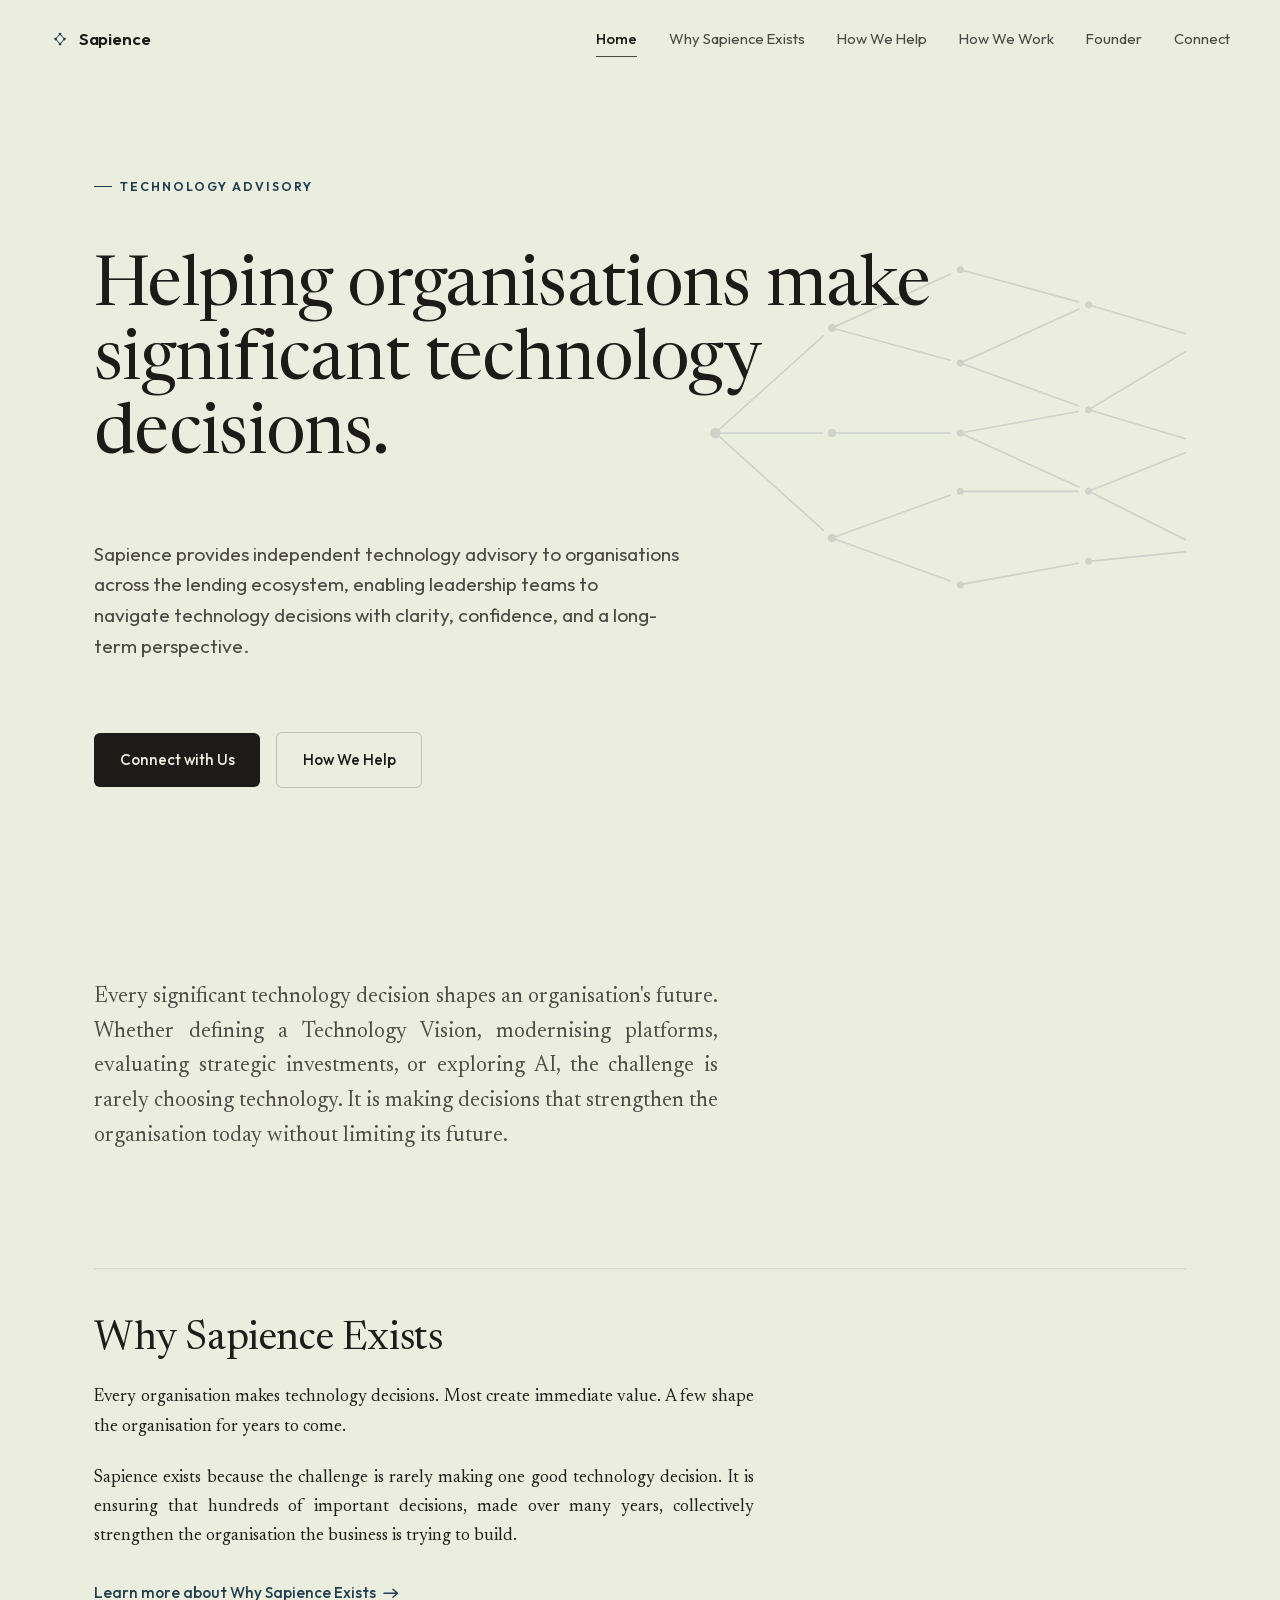
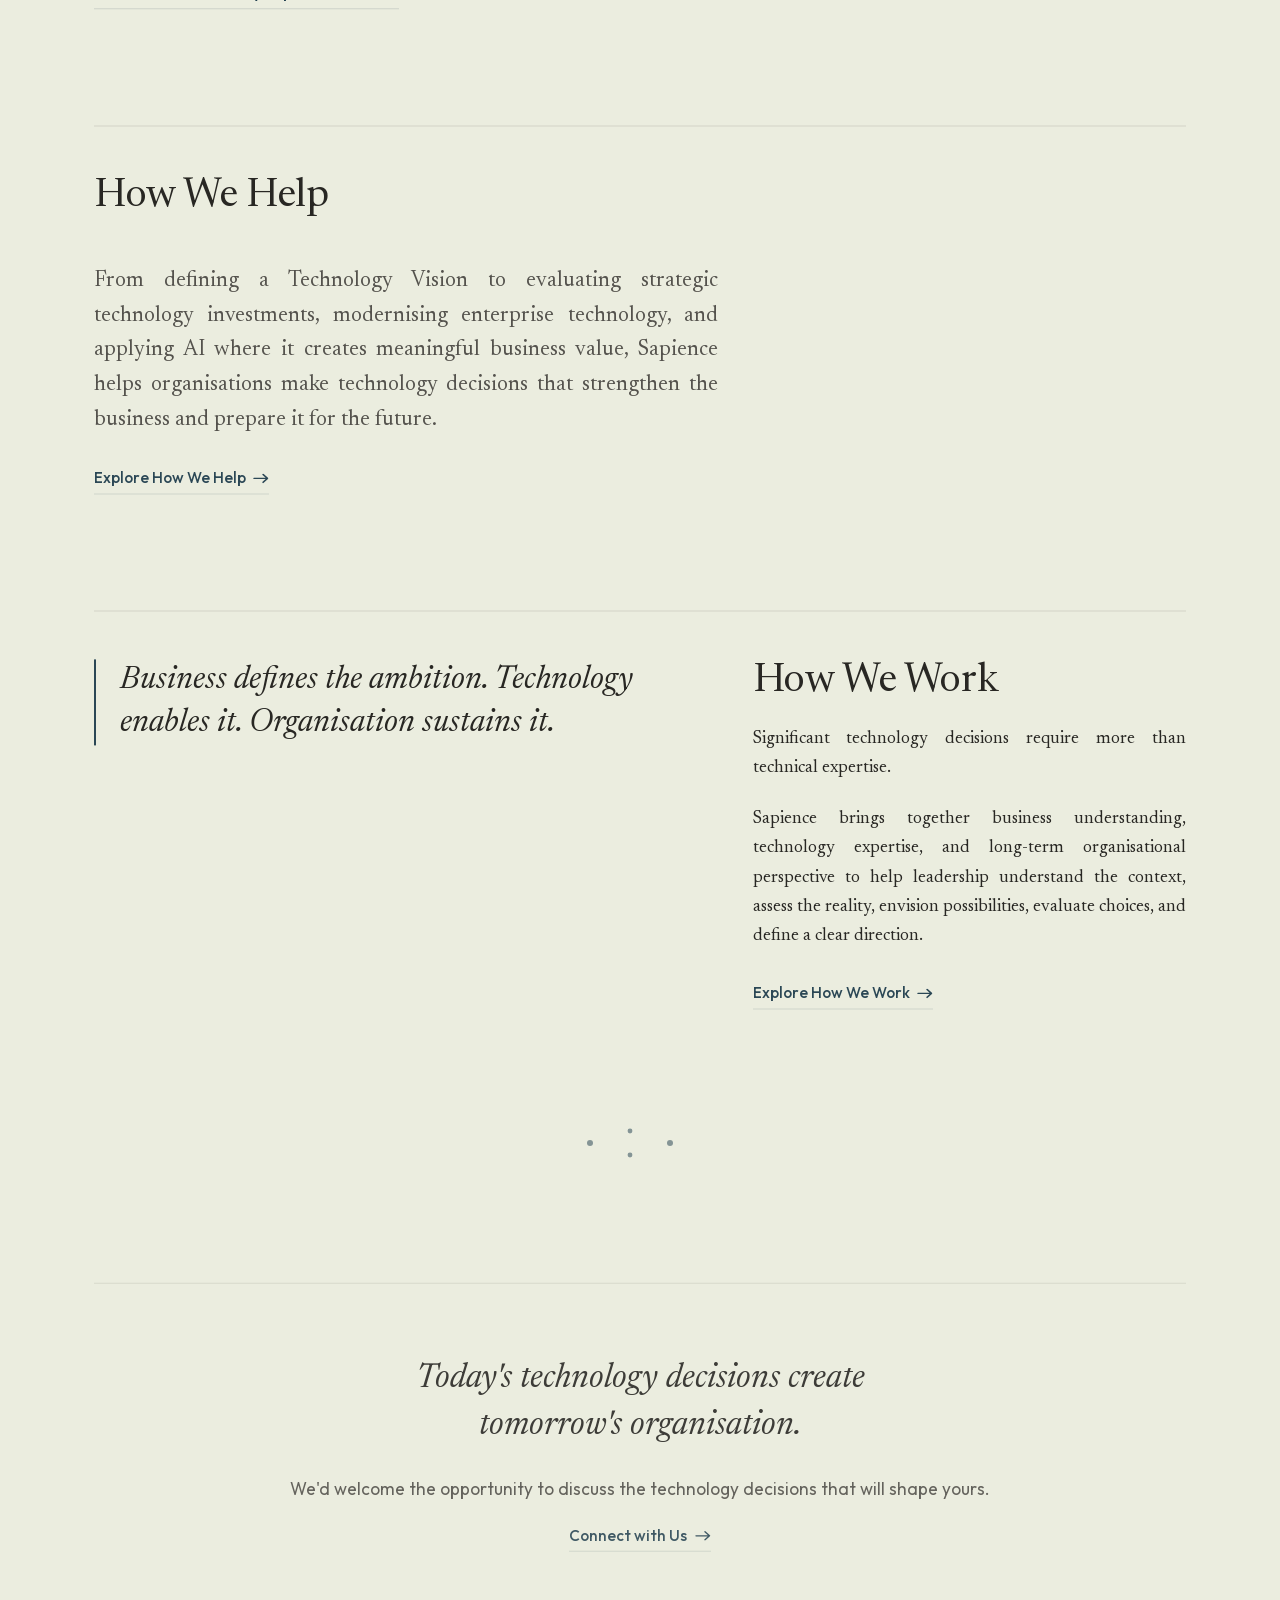
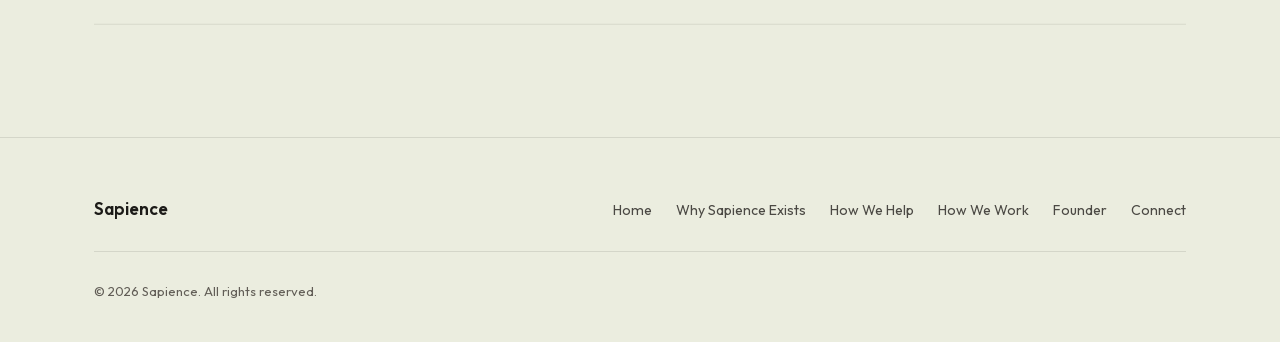
<file: index.html>
<!DOCTYPE html>
<html lang="en" class="no-js">
<head>
<meta charset="UTF-8">
<meta name="viewport" content="width=device-width, initial-scale=1.0">
<title>Sapience — Independent Technology Advisory</title>
<meta name="description" content="Sapience provides independent technology advisory to organisations across the lending ecosystem, enabling leadership teams to navigate technology decisions with clarity and a long-term perspective.">
<meta property="og:title" content="Sapience — Independent Technology Advisory">
<meta property="og:description" content="Helping organisations make significant technology decisions.">
<meta property="og:type" content="website">
<meta property="og:image" content="assets/og/og-image.png">
<meta property="og:image:width" content="1200">
<meta property="og:image:height" content="630">
<meta name="twitter:card" content="summary_large_image">
<meta name="theme-color" content="#EBEDDF">
<link rel="icon" href="assets/favicon.svg" type="image/svg+xml">
<link rel="stylesheet" href="assets/css/style.css">
<script type="application/ld+json">
{
  "@context": "https://schema.org",
  "@type": "Organization",
  "name": "Sapience",
  "description": "Independent technology advisory for organisations across the lending ecosystem — banks, NBFCs, and lending fintechs.",
  "email": "hello@sapiencehq.in",
  "telephone": "+91-86183-39142",
  "founder": {
    "@type": "Person",
    "name": "Shivaprakash D",
    "sameAs": ["https://www.linkedin.com/in/shivaprakashd/"]
  }
}
</script>
</head>
<body>

<a class="skip-link" href="#main">Skip to content</a>
<div class="progress-bar" aria-hidden="true"></div>

<header class="site-header" data-header>
  <div class="wrap header-inner">
    <a class="brand" href="index.html" aria-label="Sapience — Home">
      <svg class="brand-mark" width="20" height="20" viewBox="0 0 32 32" aria-hidden="true">
        <g fill="none" stroke="currentColor" stroke-width="1.6" stroke-linecap="round">
          <path d="M9 16 14.5 9.6M9 16 14.5 22.4M17.5 9.4 23 16M17.5 22.6 23 16"/>
        </g>
        <g fill="currentColor">
          <circle cx="9" cy="16" r="2.2"/><circle cx="16" cy="8" r="2.2"/><circle cx="16" cy="24" r="2.2"/><circle cx="23" cy="16" r="2.2"/>
        </g>
      </svg>
      <span>Sapience</span>
    </a>
    <nav class="site-nav" aria-label="Primary">
      <a href="index.html" class="active">Home</a>
      <a href="why-sapience-exists.html">Why Sapience Exists</a>
      <a href="how-we-help.html">How We Help</a>
      <a href="how-we-work.html">How We Work</a>
      <a href="founder.html">Founder</a>
      <a href="connect.html">Connect</a>
    </nav>
    <button class="nav-toggle" data-nav-toggle aria-expanded="false" aria-controls="mobile-nav" aria-label="Open menu">
      <span></span><span></span><span></span>
    </button>
  </div>
</header>

<div class="mobile-nav" id="mobile-nav" data-mobile-nav>
  <nav aria-label="Mobile">
    <a href="index.html" class="active">Home</a>
    <a href="why-sapience-exists.html">Why Sapience Exists</a>
    <a href="how-we-help.html">How We Help</a>
      <a href="how-we-work.html">How We Work</a>
    <a href="founder.html">Founder</a>
    <a href="connect.html">Connect</a>
  </nav>
  <div class="mobile-nav-footer">
    <a href="mailto:hello@sapiencehq.in">hello@sapiencehq.in</a>
  </div>
</div>

<main id="main">
<div class="wrap">

<section class="hero">
  <svg class="hero-motif" viewBox="0 0 480 360" fill="none" aria-hidden="true">
    <g stroke="currentColor" stroke-width="1.4" stroke-linecap="round">
      <path data-draw d="M20 180 L120 90"/>
      <path data-draw d="M20 180 L120 180"/>
      <path data-draw d="M20 180 L120 270"/>
      <path data-draw d="M120 90 L230 40"/>
      <path data-draw d="M120 90 L230 120"/>
      <path data-draw d="M120 180 L230 180"/>
      <path data-draw d="M120 270 L230 230"/>
      <path data-draw d="M120 270 L230 310"/>
      <path data-draw d="M230 40 L340 70"/>
      <path data-draw d="M230 120 L340 70"/>
      <path data-draw d="M230 120 L340 160"/>
      <path data-draw d="M230 180 L340 160"/>
      <path data-draw d="M230 180 L340 230"/>
      <path data-draw d="M230 230 L340 230"/>
      <path data-draw d="M230 310 L340 290"/>
      <path data-draw d="M340 70 L440 100"/>
      <path data-draw d="M340 160 L440 100"/>
      <path data-draw d="M340 160 L440 190"/>
      <path data-draw d="M340 230 L440 190"/>
      <path data-draw d="M340 230 L440 280"/>
      <path data-draw d="M340 290 L440 280"/>
    </g>
    <g fill="currentColor">
      <circle cx="20" cy="180" r="4.5"/>
      <circle cx="120" cy="90" r="3.5"/><circle cx="120" cy="180" r="3.5"/><circle cx="120" cy="270" r="3.5"/>
      <circle cx="230" cy="40" r="3"/><circle cx="230" cy="120" r="3"/><circle cx="230" cy="180" r="3"/><circle cx="230" cy="230" r="3"/><circle cx="230" cy="310" r="3"/>
      <circle cx="340" cy="70" r="3"/><circle cx="340" cy="160" r="3"/><circle cx="340" cy="230" r="3"/><circle cx="340" cy="290" r="3"/>
      <circle cx="440" cy="100" r="3.5"/><circle cx="440" cy="190" r="3.5"/><circle cx="440" cy="280" r="3.5"/>
    </g>
  </svg>

  <div class="hero-grid">
    <div class="eyebrow" data-hero-fade>Technology Advisory</div>
    <h1>
      <span class="line-mask"><span data-hero-line>Helping organisations make</span></span>
      <span class="line-mask"><span data-hero-line>significant technology</span></span>
      <span class="line-mask"><span data-hero-line>decisions.</span></span>
    </h1>
    <p class="lead" data-hero-fade>
      Sapience provides independent technology advisory to organisations across the lending ecosystem, enabling leadership teams to navigate technology decisions with clarity, confidence, and a long-term perspective.
    </p>
    <div class="hero-actions" data-hero-fade>
      <a class="btn btn-primary" href="connect.html">Connect with Us</a>
      <a class="btn btn-ghost" href="how-we-help.html">How We Help</a>
    </div>
  </div>
</section>

<section class="intro-statement" data-reveal>
  <p class="prose statement">
    Every significant technology decision shapes an organisation's future. Whether defining a Technology Vision, modernising platforms, evaluating strategic investments, or exploring AI, the challenge is rarely choosing technology. It is making decisions that strengthen the organisation today without limiting its future.
  </p>
</section>

<section class="section-divide" data-reveal>
  <h2>Why Sapience Exists</h2>
  <div class="prose">
    <p>Every organisation makes technology decisions. Most create immediate value. A few shape the organisation for years to come.</p>
    <p>Sapience exists because the challenge is rarely making one good technology decision. It is ensuring that hundreds of important decisions, made over many years, collectively strengthen the organisation the business is trying to build.</p>
  </div>
  <p class="mt-lg">
    <a class="cta-link" href="why-sapience-exists.html">
      Learn more about Why Sapience Exists
      <svg width="16" height="10" viewBox="0 0 16 10" fill="none" aria-hidden="true"><path d="M1 5h13.5M10 1l4.5 4-4.5 4" stroke="currentColor" stroke-width="1.4" stroke-linecap="round" stroke-linejoin="round"/></svg>
    </a>
  </p>
</section>

<section class="section-divide" data-reveal>
  <div class="section-head">
    <h2>How We Help</h2>
  </div>
  <p class="prose statement mt-0">
    From defining a Technology Vision to evaluating strategic technology investments, modernising enterprise technology, and applying AI where it creates meaningful business value, Sapience helps organisations make technology decisions that strengthen the business and prepare it for the future.
  </p>
  <p class="mt-lg">
    <a class="cta-link" href="how-we-help.html">
      Explore How We Help
      <svg width="16" height="10" viewBox="0 0 16 10" fill="none" aria-hidden="true"><path d="M1 5h13.5M10 1l4.5 4-4.5 4" stroke="currentColor" stroke-width="1.4" stroke-linecap="round" stroke-linejoin="round"/></svg>
    </a>
  </p>
</section>

<section class="section-divide" data-reveal>
  <div class="split split--reverse">
    <div>
      <h2>How We Work</h2>
      <div class="prose">
        <p>Significant technology decisions require more than technical expertise.</p>
        <p>Sapience brings together business understanding, technology expertise, and long-term organisational perspective to help leadership understand the context, assess the reality, envision possibilities, evaluate choices, and define a clear direction.</p>
      </div>
      <p class="mt-lg">
        <a class="cta-link" href="how-we-work.html">
          Explore How We Work
          <svg width="16" height="10" viewBox="0 0 16 10" fill="none" aria-hidden="true"><path d="M1 5h13.5M10 1l4.5 4-4.5 4" stroke="currentColor" stroke-width="1.4" stroke-linecap="round" stroke-linejoin="round"/></svg>
        </a>
      </p>
    </div>
    <div>
      <p class="pull-mini">Business defines the ambition. Technology enables it. Organisation sustains it.</p>
    </div>
  </div>
</section>

<div class="section-motif" aria-hidden="true">
  <svg width="120" height="40" viewBox="0 0 120 40" fill="none">
    <g stroke="currentColor" stroke-width="1.4" stroke-linecap="round">
      <path data-draw d="M10 20 L50 8"/>
      <path data-draw d="M10 20 L50 32"/>
      <path data-draw d="M50 8 L90 20"/>
      <path data-draw d="M50 32 L90 20"/>
    </g>
    <g fill="currentColor">
      <circle cx="10" cy="20" r="3"/><circle cx="50" cy="8" r="2.4"/><circle cx="50" cy="32" r="2.4"/><circle cx="90" cy="20" r="3"/>
    </g>
  </svg>
</div>

<div class="pullout" data-reveal>
  <div class="quote">Today's technology decisions create tomorrow's organisation.</div>
  <p>We'd welcome the opportunity to discuss the technology decisions that will shape yours.</p>
  <a class="cta-link" href="connect.html">
    Connect with Us
    <svg width="16" height="10" viewBox="0 0 16 10" fill="none" aria-hidden="true"><path d="M1 5h13.5M10 1l4.5 4-4.5 4" stroke="currentColor" stroke-width="1.4" stroke-linecap="round" stroke-linejoin="round"/></svg>
  </a>
</div>

</div>
</main>

<footer class="site-footer">
  <div class="wrap footer-inner">
    <div class="footer-brand">Sapience</div>
    <nav class="footer-nav" aria-label="Footer">
      <a href="index.html">Home</a>
      <a href="why-sapience-exists.html">Why Sapience Exists</a>
      <a href="how-we-help.html">How We Help</a>
      <a href="how-we-work.html">How We Work</a>
      <a href="founder.html">Founder</a>
      <a href="connect.html">Connect</a>
    </nav>
    <div class="footer-meta">&copy; <span data-year></span> Sapience. All rights reserved.</div>
  </div>
</footer>

<script src="assets/js/vendor/gsap.min.js"></script>
<script src="assets/js/vendor/ScrollTrigger.min.js"></script>
<script src="assets/js/main.js"></script>
</body>
</html>
</file>
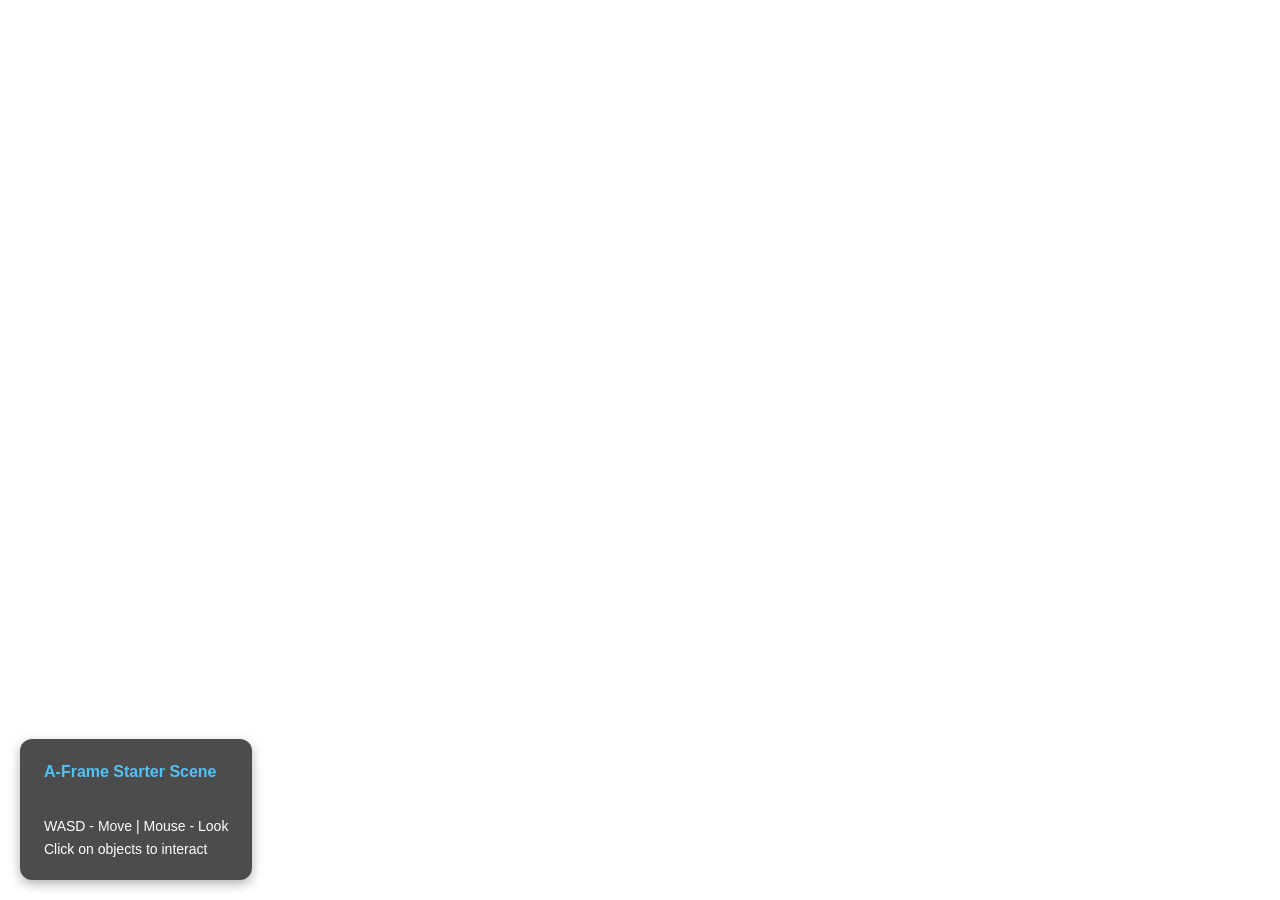
<file: .agents/skills/aframe-webxr/assets/starter_aframe/index.html>
<!DOCTYPE html>
<html>
  <head>
    <meta charset="utf-8">
    <title>A-Frame Starter Scene</title>
    <meta name="description" content="A-Frame VR/AR Starter Template">
    <meta name="viewport" content="width=device-width, initial-scale=1">
    <script src="https://aframe.io/releases/1.7.1/aframe.min.js"></script>
    <link rel="stylesheet" href="style.css">
  </head>
  <body>
    <a-scene>
      <!-- Assets -->
      <a-assets>
        <audio id="click-sound" src="https://cdn.aframe.io/360-image-gallery-boilerplate/audio/click.ogg"></audio>
      </a-assets>

      <!-- Environment -->
      <a-sky color="#87CEEB"></a-sky>
      <a-plane
        rotation="-90 0 0"
        width="20"
        height="20"
        color="#7BC8A4"
        shadow="receive: true">
      </a-plane>

      <!-- Lighting -->
      <a-entity light="type: ambient; color: #BBB; intensity: 0.6"></a-entity>
      <a-entity
        light="type: directional; color: #FFF; intensity: 0.5; castShadow: true"
        position="5 10 5">
      </a-entity>

      <!-- Interactive Objects -->
      <a-box
        id="box1"
        class="interactive"
        position="-1 0.5 -3"
        rotation="0 45 0"
        color="#4CC3D9"
        shadow="cast: true"
        animation="property: rotation; to: 0 405 0; loop: true; dur: 10000; easing: linear"
        event-set__mouseenter="scale: 1.2 1.2 1.2"
        event-set__mouseleave="scale: 1 1 1"
        sound="on: click; src: #click-sound">
      </a-box>

      <a-sphere
        id="sphere1"
        class="interactive"
        position="0 1.25 -5"
        radius="0.5"
        color="#EF2D5E"
        shadow="cast: true"
        animation__position="property: position; to: 0 2 -5; dir: alternate; loop: true; dur: 2000; easing: easeInOutQuad"
        event-set__click="color: orange"
        sound="on: click; src: #click-sound">
      </a-sphere>

      <a-cylinder
        id="cylinder1"
        class="interactive"
        position="1 0.75 -3"
        radius="0.3"
        height="1.5"
        color="#FFC65D"
        shadow="cast: true"
        event-set__mouseenter="color: yellow"
        event-set__mouseleave="color: #FFC65D"
        sound="on: click; src: #click-sound">
      </a-cylinder>

      <!-- Camera -->
      <a-camera position="0 1.6 0" look-controls wasd-controls>
        <a-cursor
          raycaster="objects: .interactive"
          fuse="false">
        </a-cursor>
      </a-camera>
    </a-scene>

    <!-- Info Panel -->
    <div id="info">
      <strong>A-Frame Starter Scene</strong><br>
      WASD - Move | Mouse - Look<br>
      Click on objects to interact
    </div>

    <script src="main.js"></script>
  </body>
</html>
</file>
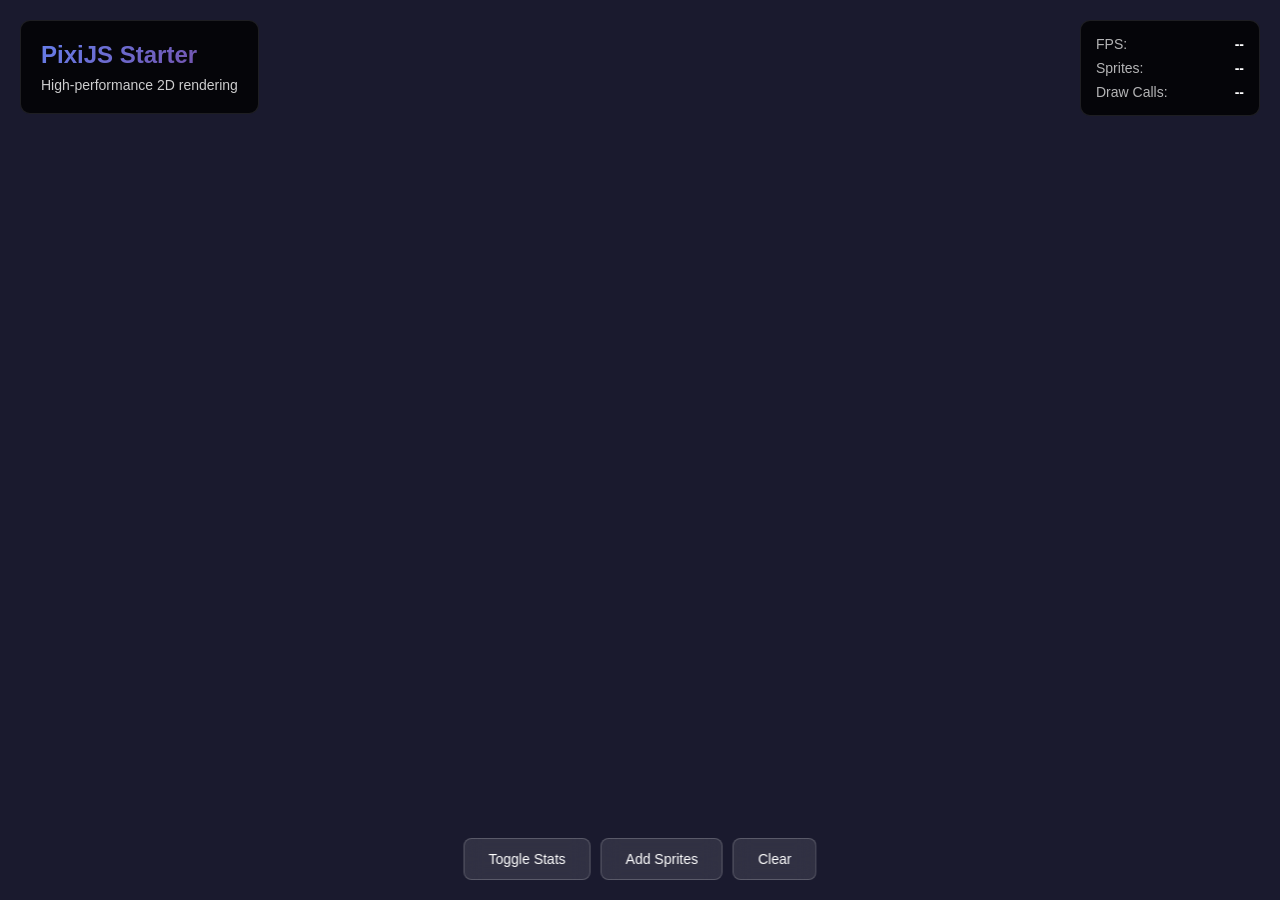
<file: .agents/skills/pixijs-2d/assets/starter_pixijs/index.html>
<!DOCTYPE html>
<html lang="en">
<head>
    <meta charset="UTF-8">
    <meta name="viewport" content="width=device-width, initial-scale=1.0">
    <title>PixiJS Starter</title>
    <link rel="stylesheet" href="styles.css">
</head>
<body>
    <!-- UI Overlay -->
    <div id="ui-overlay">
        <div id="info-panel">
            <h1>PixiJS Starter</h1>
            <p>High-performance 2D rendering</p>
        </div>

        <div id="stats-panel">
            <div class="stat">
                <span class="label">FPS:</span>
                <span id="fps">--</span>
            </div>
            <div class="stat">
                <span class="label">Sprites:</span>
                <span id="sprite-count">--</span>
            </div>
            <div class="stat">
                <span class="label">Draw Calls:</span>
                <span id="draw-calls">--</span>
            </div>
        </div>

        <div id="controls-panel">
            <button id="toggle-stats">Toggle Stats</button>
            <button id="add-sprites">Add Sprites</button>
            <button id="clear-sprites">Clear</button>
        </div>
    </div>

    <!-- PixiJS CDN -->
    <script src="https://pixijs.download/release/pixi.js"></script>
    <script src="main.js"></script>
</body>
</html>
</file>
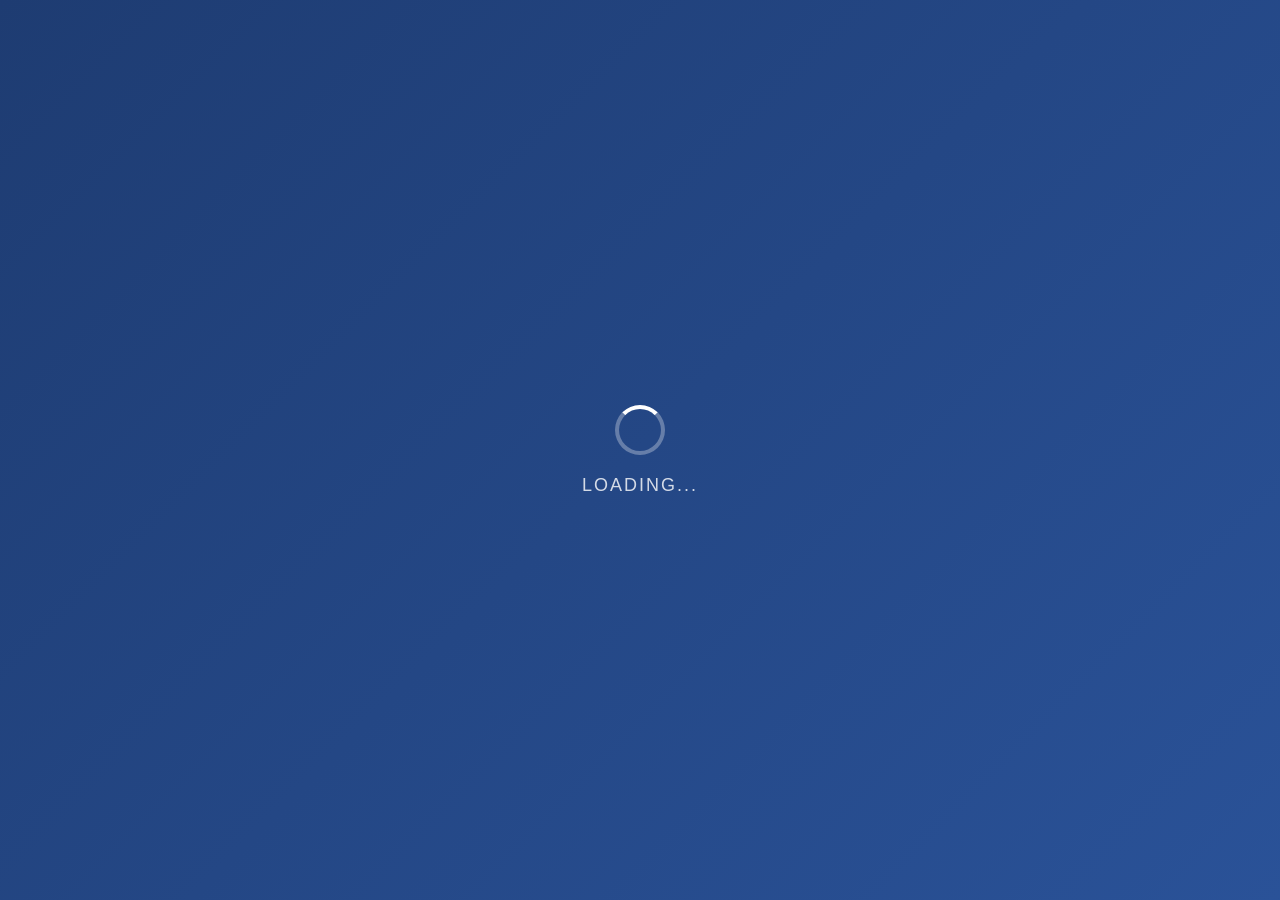
<file: .agents/skills/playcanvas-engine/assets/starter_playcanvas/index.html>
<!DOCTYPE html>
<html lang="en">
<head>
    <meta charset="UTF-8">
    <meta name="viewport" content="width=device-width, initial-scale=1.0, maximum-scale=1.0, user-scalable=no">
    <title>PlayCanvas Starter Project</title>
    <link rel="stylesheet" href="styles.css">

    <!-- PlayCanvas Engine -->
    <script src="https://code.playcanvas.com/playcanvas-stable.min.js"></script>
</head>
<body>
    <!-- Canvas Container -->
    <div id="app">
        <canvas id="application-canvas"></canvas>

        <!-- Loading Screen -->
        <div id="loading-screen">
            <div class="spinner"></div>
            <p>Loading...</p>
        </div>

        <!-- UI Overlay -->
        <div id="ui-overlay">
            <div id="info-panel">
                <h1>PlayCanvas Starter</h1>
                <p>Use mouse to rotate camera • Scroll to zoom</p>
            </div>

            <div id="stats-panel">
                <div class="stat">
                    <span class="label">FPS:</span>
                    <span id="fps">--</span>
                </div>
                <div class="stat">
                    <span class="label">Draw Calls:</span>
                    <span id="draw-calls">--</span>
                </div>
                <div class="stat">
                    <span class="label">Triangles:</span>
                    <span id="triangles">--</span>
                </div>
            </div>

            <div id="controls-panel">
                <button id="toggle-stats">Toggle Stats</button>
                <button id="toggle-wireframe">Wireframe</button>
                <button id="reset-camera">Reset Camera</button>
            </div>
        </div>
    </div>

    <!-- Application Scripts -->
    <script src="scripts/input-manager.js"></script>
    <script src="scripts/camera-controller.js"></script>
    <script src="scripts/app.js"></script>

    <script>
        // Initialize application when DOM is ready
        window.addEventListener('DOMContentLoaded', () => {
            initApp();
        });
    </script>
</body>
</html>
</file>
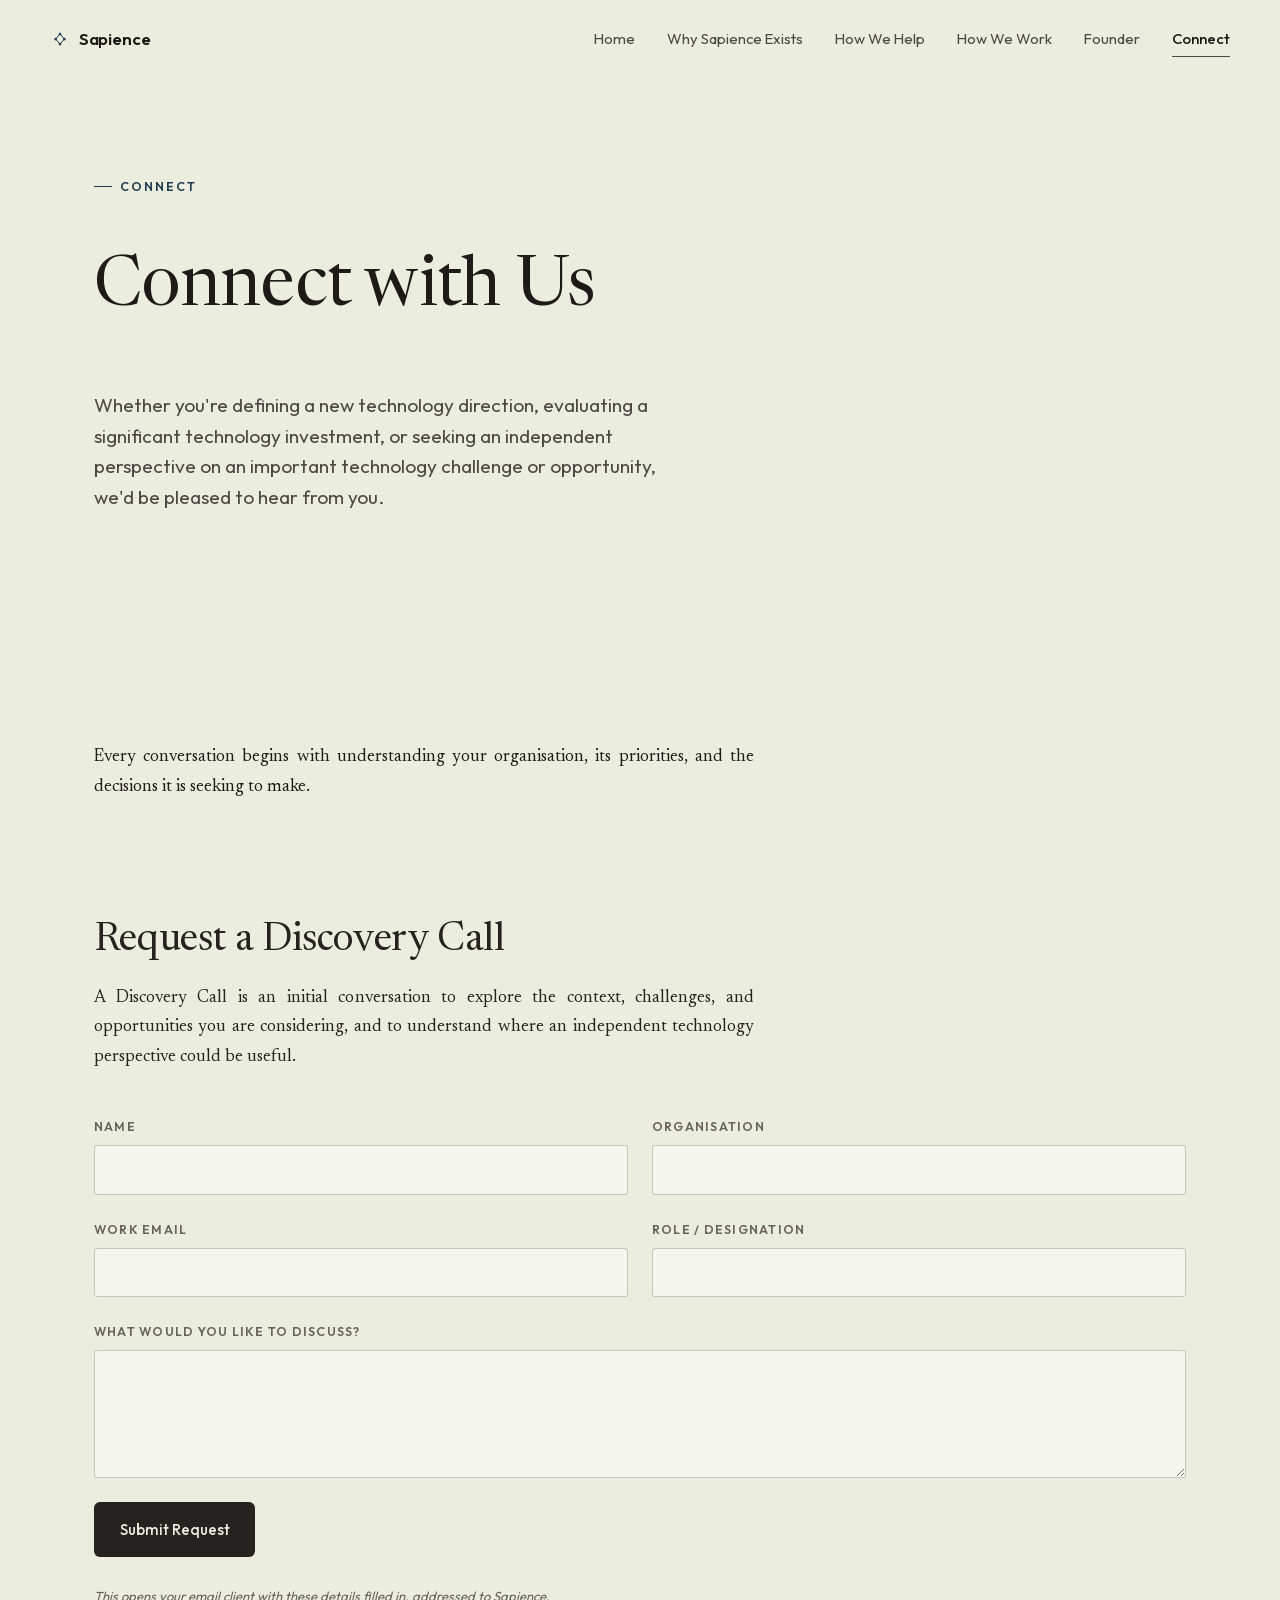
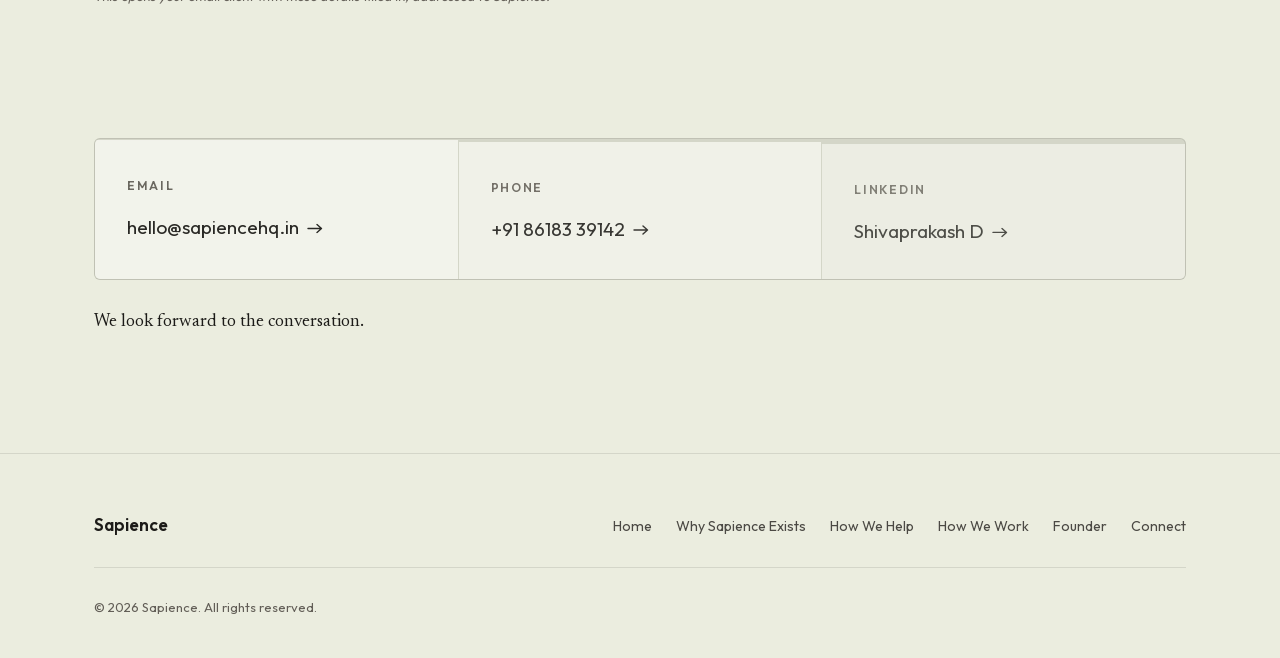
<file: connect.html>
<!DOCTYPE html>
<html lang="en" class="no-js">
<head>
<meta charset="UTF-8">
<meta name="viewport" content="width=device-width, initial-scale=1.0">
<title>Connect | Sapience</title>
<meta name="description" content="Whether you're defining a new technology direction, evaluating a significant technology investment, or seeking an independent perspective, we'd be pleased to hear from you.">
<meta property="og:title" content="Connect | Sapience">
<meta property="og:description" content="Request a Discovery Call with Sapience.">
<meta property="og:type" content="website">
<meta property="og:image" content="assets/og/og-image.png">
<meta property="og:image:width" content="1200">
<meta property="og:image:height" content="630">
<meta name="twitter:card" content="summary_large_image">
<meta name="theme-color" content="#EBEDDF">
<link rel="icon" href="assets/favicon.svg" type="image/svg+xml">
<link rel="stylesheet" href="assets/css/style.css">
</head>
<body>

<a class="skip-link" href="#main">Skip to content</a>
<div class="progress-bar" aria-hidden="true"></div>

<header class="site-header" data-header>
  <div class="wrap header-inner">
    <a class="brand" href="index.html" aria-label="Sapience — Home">
      <svg class="brand-mark" width="20" height="20" viewBox="0 0 32 32" aria-hidden="true">
        <g fill="none" stroke="currentColor" stroke-width="1.6" stroke-linecap="round">
          <path d="M9 16 14.5 9.6M9 16 14.5 22.4M17.5 9.4 23 16M17.5 22.6 23 16"/>
        </g>
        <g fill="currentColor">
          <circle cx="9" cy="16" r="2.2"/><circle cx="16" cy="8" r="2.2"/><circle cx="16" cy="24" r="2.2"/><circle cx="23" cy="16" r="2.2"/>
        </g>
      </svg>
      <span>Sapience</span>
    </a>
    <nav class="site-nav" aria-label="Primary">
      <a href="index.html">Home</a>
      <a href="why-sapience-exists.html">Why Sapience Exists</a>
      <a href="how-we-help.html">How We Help</a>
      <a href="how-we-work.html">How We Work</a>
      <a href="founder.html">Founder</a>
      <a href="connect.html" class="active">Connect</a>
    </nav>
    <button class="nav-toggle" data-nav-toggle aria-expanded="false" aria-controls="mobile-nav" aria-label="Open menu">
      <span></span><span></span><span></span>
    </button>
  </div>
</header>

<div class="mobile-nav" id="mobile-nav" data-mobile-nav>
  <nav aria-label="Mobile">
    <a href="index.html">Home</a>
    <a href="why-sapience-exists.html">Why Sapience Exists</a>
    <a href="how-we-help.html">How We Help</a>
    <a href="how-we-work.html">How We Work</a>
    <a href="founder.html">Founder</a>
    <a href="connect.html" class="active">Connect</a>
  </nav>
  <div class="mobile-nav-footer">
    <a href="mailto:hello@sapiencehq.in">hello@sapiencehq.in</a>
  </div>
</div>

<main id="main">
<div class="wrap">

<section class="hero">
  <div class="hero-grid">
    <div class="eyebrow" data-hero-fade>Connect</div>
    <h1 class="narrow">
      <span class="line-mask"><span data-hero-line>Connect with Us</span></span>
    </h1>
    <p class="lead" data-hero-fade>
      Whether you're defining a new technology direction, evaluating a significant technology investment, or seeking an independent perspective on an important technology challenge or opportunity, we'd be pleased to hear from you.
    </p>
  </div>
</section>

<section data-reveal>
  <div class="prose">
    <p>Every conversation begins with understanding your organisation, its priorities, and the decisions it is seeking to make.</p>
  </div>
</section>

<section data-reveal>
  <div class="section-head">
    <h2>Request a Discovery Call</h2>
    <div class="prose">
      <p>A Discovery Call is an initial conversation to explore the context, challenges, and opportunities you are considering, and to understand where an independent technology perspective could be useful.</p>
    </div>
  </div>

  <form class="discovery-form" data-discovery-form novalidate>
    <div class="form-row">
      <div class="field">
        <label for="f-name">Name</label>
        <input id="f-name" name="name" type="text" autocomplete="name" required>
        <span class="field-error">Please enter your name.</span>
      </div>
      <div class="field">
        <label for="f-org">Organisation</label>
        <input id="f-org" name="organisation" type="text" autocomplete="organization" required>
        <span class="field-error">Please enter your organisation.</span>
      </div>
    </div>
    <div class="form-row">
      <div class="field">
        <label for="f-email">Work email</label>
        <input id="f-email" name="email" type="email" autocomplete="email" required>
        <span class="field-error">Please enter a valid email address.</span>
      </div>
      <div class="field">
        <label for="f-role">Role / designation</label>
        <input id="f-role" name="role" type="text" autocomplete="organization-title">
      </div>
    </div>
    <div class="field">
      <label for="f-message">What would you like to discuss?</label>
      <textarea id="f-message" name="message" rows="5" required></textarea>
      <span class="field-error">Please share a few words on what you'd like to discuss.</span>
    </div>
    <div>
      <button type="submit" class="btn btn-primary">Submit Request</button>
      <p class="form-note mt-lg">This opens your email client with these details filled in, addressed to Sapience.</p>
      <p class="form-status" data-form-status aria-live="polite"></p>
    </div>
  </form>
</section>

<section data-reveal-group>
  <div class="contact-grid">
    <a class="contact-card" href="mailto:hello@sapiencehq.in" data-reveal-item>
      <span class="label">Email</span>
      <span class="value">
        hello@sapiencehq.in
        <svg width="16" height="10" viewBox="0 0 16 10" fill="none" aria-hidden="true"><path d="M1 5h13.5M10 1l4.5 4-4.5 4" stroke="currentColor" stroke-width="1.4" stroke-linecap="round" stroke-linejoin="round"/></svg>
      </span>
    </a>
    <a class="contact-card" href="tel:+918618339142" data-reveal-item>
      <span class="label">Phone</span>
      <span class="value">
        +91 86183 39142
        <svg width="16" height="10" viewBox="0 0 16 10" fill="none" aria-hidden="true"><path d="M1 5h13.5M10 1l4.5 4-4.5 4" stroke="currentColor" stroke-width="1.4" stroke-linecap="round" stroke-linejoin="round"/></svg>
      </span>
    </a>
    <a class="contact-card" href="https://www.linkedin.com/in/shivaprakashd/" target="_blank" rel="noopener" data-reveal-item>
      <span class="label">LinkedIn</span>
      <span class="value">
        Shivaprakash D
        <svg width="16" height="10" viewBox="0 0 16 10" fill="none" aria-hidden="true"><path d="M1 5h13.5M10 1l4.5 4-4.5 4" stroke="currentColor" stroke-width="1.4" stroke-linecap="round" stroke-linejoin="round"/></svg>
      </span>
    </a>
  </div>
  <p class="prose mt-lg">We look forward to the conversation.</p>
</section>

</div>
</main>

<footer class="site-footer">
  <div class="wrap footer-inner">
    <div class="footer-brand">Sapience</div>
    <nav class="footer-nav" aria-label="Footer">
      <a href="index.html">Home</a>
      <a href="why-sapience-exists.html">Why Sapience Exists</a>
      <a href="how-we-help.html">How We Help</a>
      <a href="how-we-work.html">How We Work</a>
      <a href="founder.html">Founder</a>
      <a href="connect.html">Connect</a>
    </nav>
    <div class="footer-meta">&copy; <span data-year></span> Sapience. All rights reserved.</div>
  </div>
</footer>

<script src="assets/js/vendor/gsap.min.js"></script>
<script src="assets/js/vendor/ScrollTrigger.min.js"></script>
<script src="assets/js/main.js"></script>
</body>
</html>
</file>
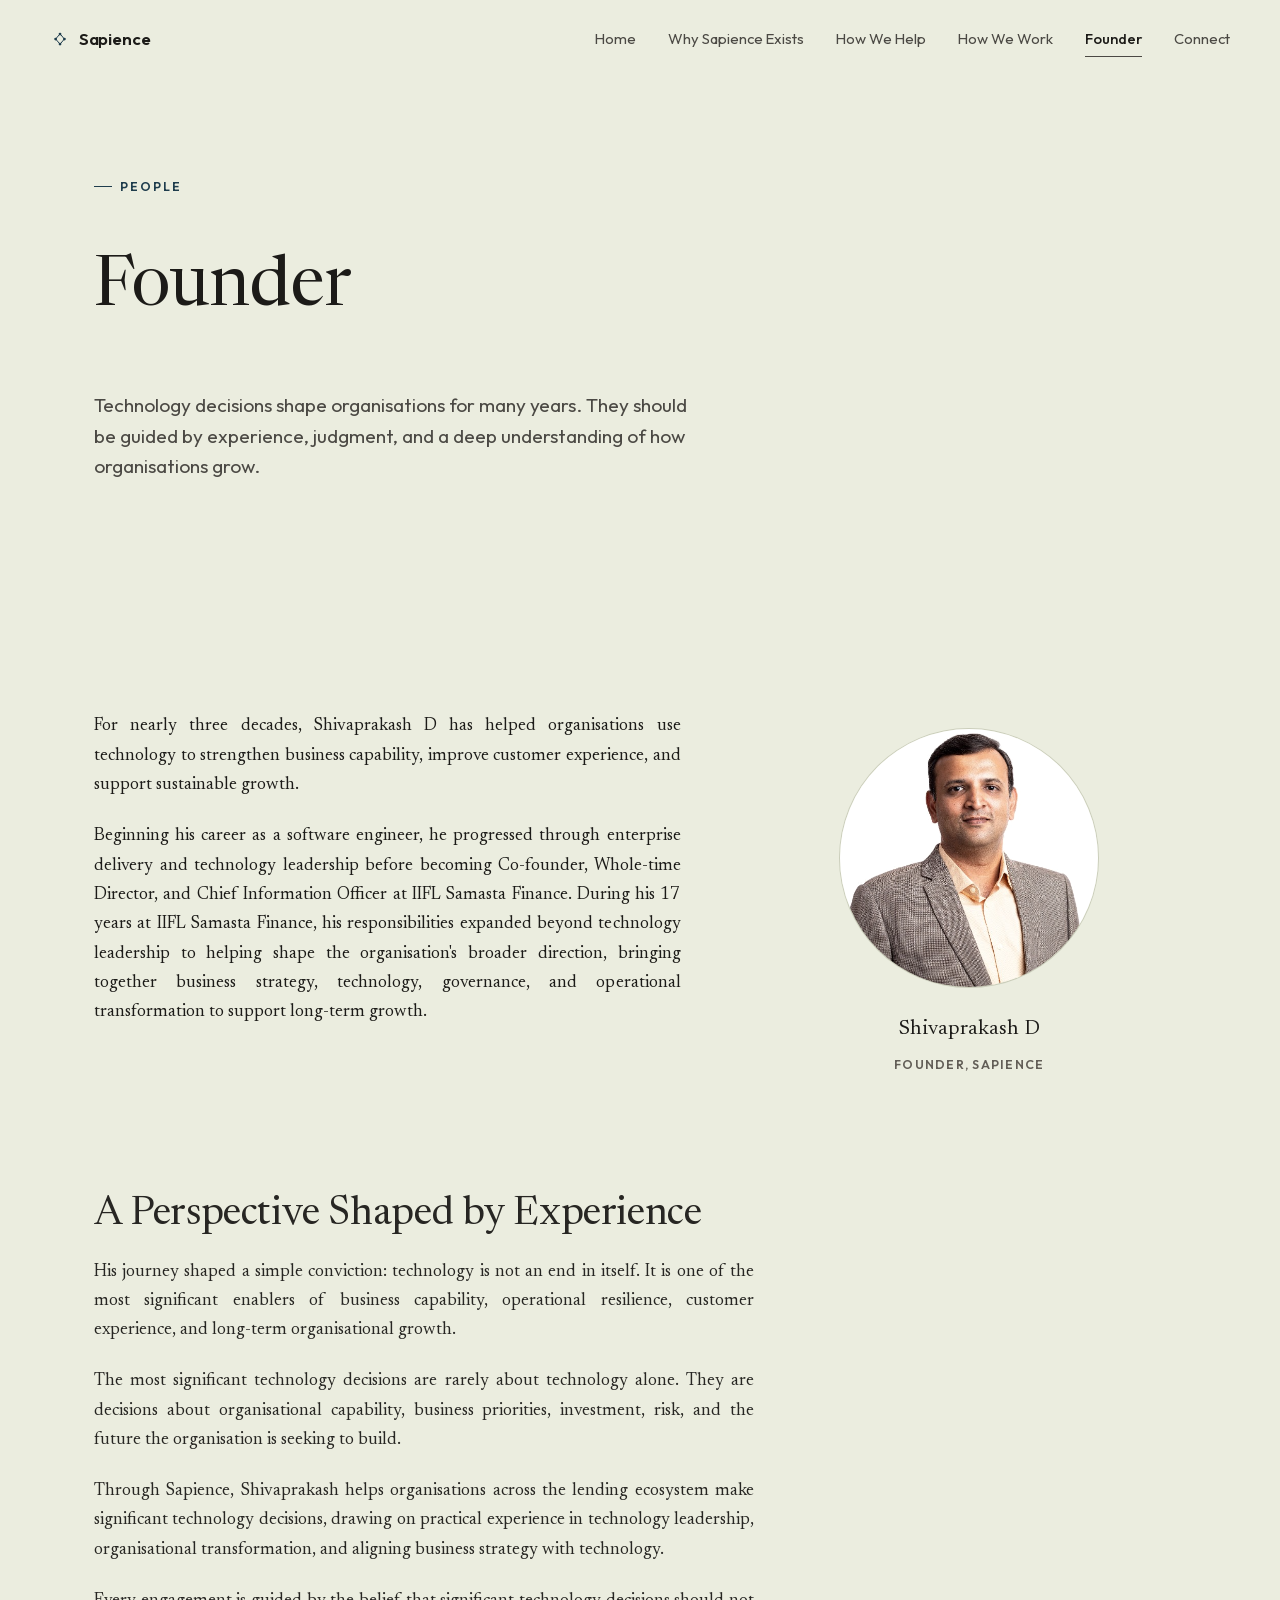
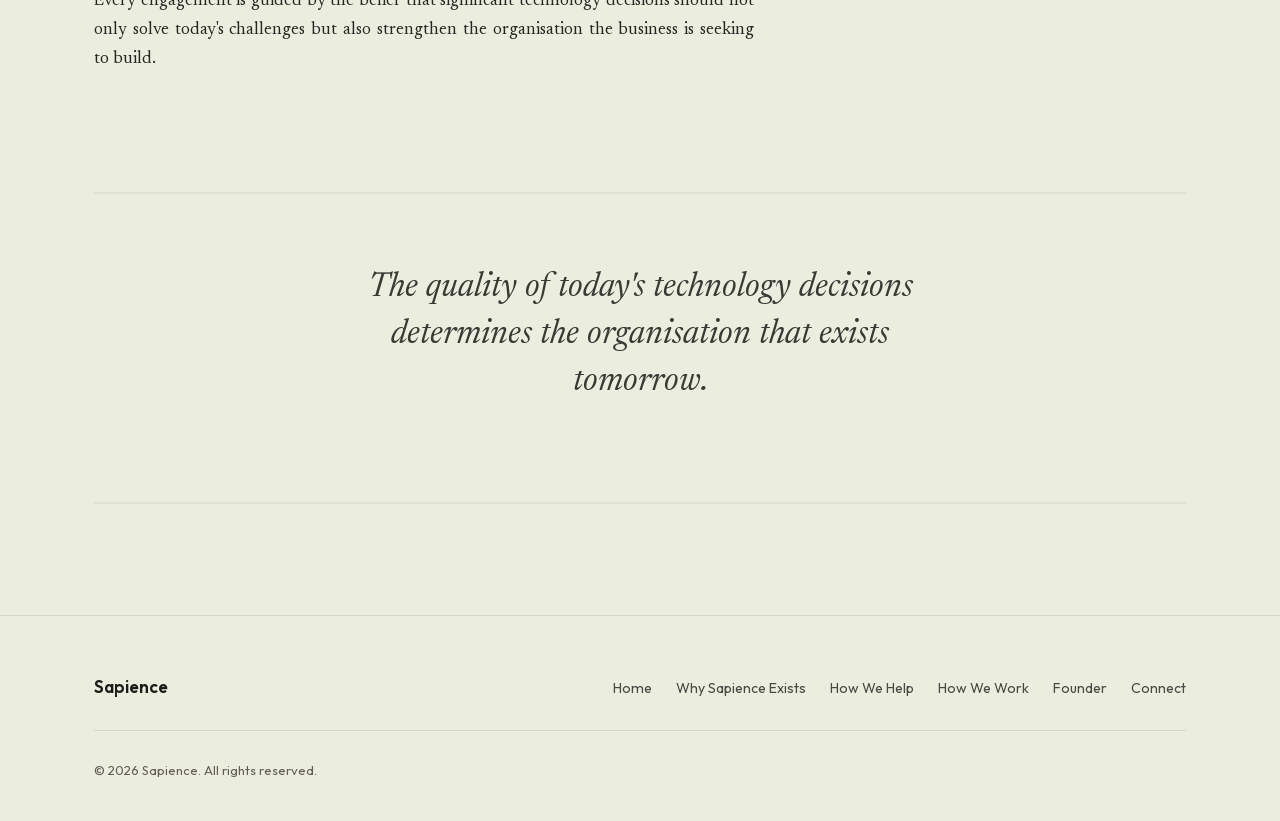
<file: founder.html>
<!DOCTYPE html>
<html lang="en" class="no-js">
<head>
<meta charset="UTF-8">
<meta name="viewport" content="width=device-width, initial-scale=1.0">
<title>Founder | Sapience</title>
<meta name="description" content="Shivaprakash D has spent nearly three decades helping lending businesses use technology to strengthen operations, improve customer experience, and support sustainable growth.">
<meta property="og:title" content="Founder | Sapience">
<meta property="og:description" content="Nearly three decades leading technology and organisational transformation across the lending ecosystem.">
<meta property="og:type" content="profile">
<meta property="og:image" content="assets/og/og-image.png">
<meta property="og:image:width" content="1200">
<meta property="og:image:height" content="630">
<meta name="twitter:card" content="summary_large_image">
<meta name="theme-color" content="#EBEDDF">
<link rel="icon" href="assets/favicon.svg" type="image/svg+xml">
<link rel="stylesheet" href="assets/css/style.css">
<script type="application/ld+json">
{
  "@context": "https://schema.org",
  "@type": "Person",
  "name": "Shivaprakash D",
  "jobTitle": "Founder",
  "worksFor": { "@type": "Organization", "name": "Sapience" },
  "description": "Founder of Sapience, with nearly three decades of experience helping organisations across the lending ecosystem use technology to strengthen business capability and support sustainable growth.",
  "sameAs": ["https://www.linkedin.com/in/shivaprakashd/"]
}
</script>
</head>
<body>

<a class="skip-link" href="#main">Skip to content</a>
<div class="progress-bar" aria-hidden="true"></div>

<header class="site-header" data-header>
  <div class="wrap header-inner">
    <a class="brand" href="index.html" aria-label="Sapience — Home">
      <svg class="brand-mark" width="20" height="20" viewBox="0 0 32 32" aria-hidden="true">
        <g fill="none" stroke="currentColor" stroke-width="1.6" stroke-linecap="round">
          <path d="M9 16 14.5 9.6M9 16 14.5 22.4M17.5 9.4 23 16M17.5 22.6 23 16"/>
        </g>
        <g fill="currentColor">
          <circle cx="9" cy="16" r="2.2"/><circle cx="16" cy="8" r="2.2"/><circle cx="16" cy="24" r="2.2"/><circle cx="23" cy="16" r="2.2"/>
        </g>
      </svg>
      <span>Sapience</span>
    </a>
    <nav class="site-nav" aria-label="Primary">
      <a href="index.html">Home</a>
      <a href="why-sapience-exists.html">Why Sapience Exists</a>
      <a href="how-we-help.html">How We Help</a>
      <a href="how-we-work.html">How We Work</a>
      <a href="founder.html" class="active">Founder</a>
      <a href="connect.html">Connect</a>
    </nav>
    <button class="nav-toggle" data-nav-toggle aria-expanded="false" aria-controls="mobile-nav" aria-label="Open menu">
      <span></span><span></span><span></span>
    </button>
  </div>
</header>

<div class="mobile-nav" id="mobile-nav" data-mobile-nav>
  <nav aria-label="Mobile">
    <a href="index.html">Home</a>
    <a href="why-sapience-exists.html">Why Sapience Exists</a>
    <a href="how-we-help.html">How We Help</a>
      <a href="how-we-work.html">How We Work</a>
    <a href="founder.html" class="active">Founder</a>
    <a href="connect.html">Connect</a>
  </nav>
  <div class="mobile-nav-footer">
    <a href="mailto:hello@sapiencehq.in">hello@sapiencehq.in</a>
  </div>
</div>

<main id="main">
<div class="wrap">

<section class="hero">
  <div class="hero-grid">
    <div class="eyebrow" data-hero-fade>People</div>
    <h1 class="narrow">
      <span class="line-mask"><span data-hero-line>Founder</span></span>
    </h1>
    <p class="lead" data-hero-fade>
      Technology decisions shape organisations for many years. They should be guided by experience, judgment, and a deep understanding of how organisations grow.
    </p>
  </div>
</section>

<section data-reveal>
  <div class="split split--reverse">
    <div class="portrait-card">
      <div class="portrait-photo">
        <img src="assets/profile-pic.jpeg" alt="Portrait of Shivaprakash D, Founder of Sapience" width="500" height="500">
      </div>
      <div class="portrait-name">Shivaprakash D</div>
      <div class="portrait-title">Founder, Sapience</div>
    </div>
    <div>
      <div class="prose">
        <p>For nearly three decades, Shivaprakash D has helped organisations use technology to strengthen business capability, improve customer experience, and support sustainable growth.</p>
        <p>Beginning his career as a software engineer, he progressed through enterprise delivery and technology leadership before becoming Co-founder, Whole-time Director, and Chief Information Officer at IIFL Samasta Finance. During his 17 years at IIFL Samasta Finance, his responsibilities expanded beyond technology leadership to helping shape the organisation's broader direction, bringing together business strategy, technology, governance, and operational transformation to support long-term growth.</p>
      </div>
    </div>
  </div>
</section>

<section data-reveal>
  <h2>A Perspective Shaped by Experience</h2>
  <div class="prose">
    <p>His journey shaped a simple conviction: technology is not an end in itself. It is one of the most significant enablers of business capability, operational resilience, customer experience, and long-term organisational growth.</p>
    <p>The most significant technology decisions are rarely about technology alone. They are decisions about organisational capability, business priorities, investment, risk, and the future the organisation is seeking to build.</p>
    <p>Through Sapience, Shivaprakash helps organisations across the lending ecosystem make significant technology decisions, drawing on practical experience in technology leadership, organisational transformation, and aligning business strategy with technology.</p>
    <p>Every engagement is guided by the belief that significant technology decisions should not only solve today's challenges but also strengthen the organisation the business is seeking to build.</p>
  </div>
</section>

<div class="pullout" data-reveal>
  <div class="quote">The quality of today's technology decisions determines the organisation that exists tomorrow.</div>
</div>

</div>
</main>

<footer class="site-footer">
  <div class="wrap footer-inner">
    <div class="footer-brand">Sapience</div>
    <nav class="footer-nav" aria-label="Footer">
      <a href="index.html">Home</a>
      <a href="why-sapience-exists.html">Why Sapience Exists</a>
      <a href="how-we-help.html">How We Help</a>
      <a href="how-we-work.html">How We Work</a>
      <a href="founder.html">Founder</a>
      <a href="connect.html">Connect</a>
    </nav>
    <div class="footer-meta">&copy; <span data-year></span> Sapience. All rights reserved.</div>
  </div>
</footer>

<script src="assets/js/vendor/gsap.min.js"></script>
<script src="assets/js/vendor/ScrollTrigger.min.js"></script>
<script src="assets/js/main.js"></script>
</body>
</html>
</file>
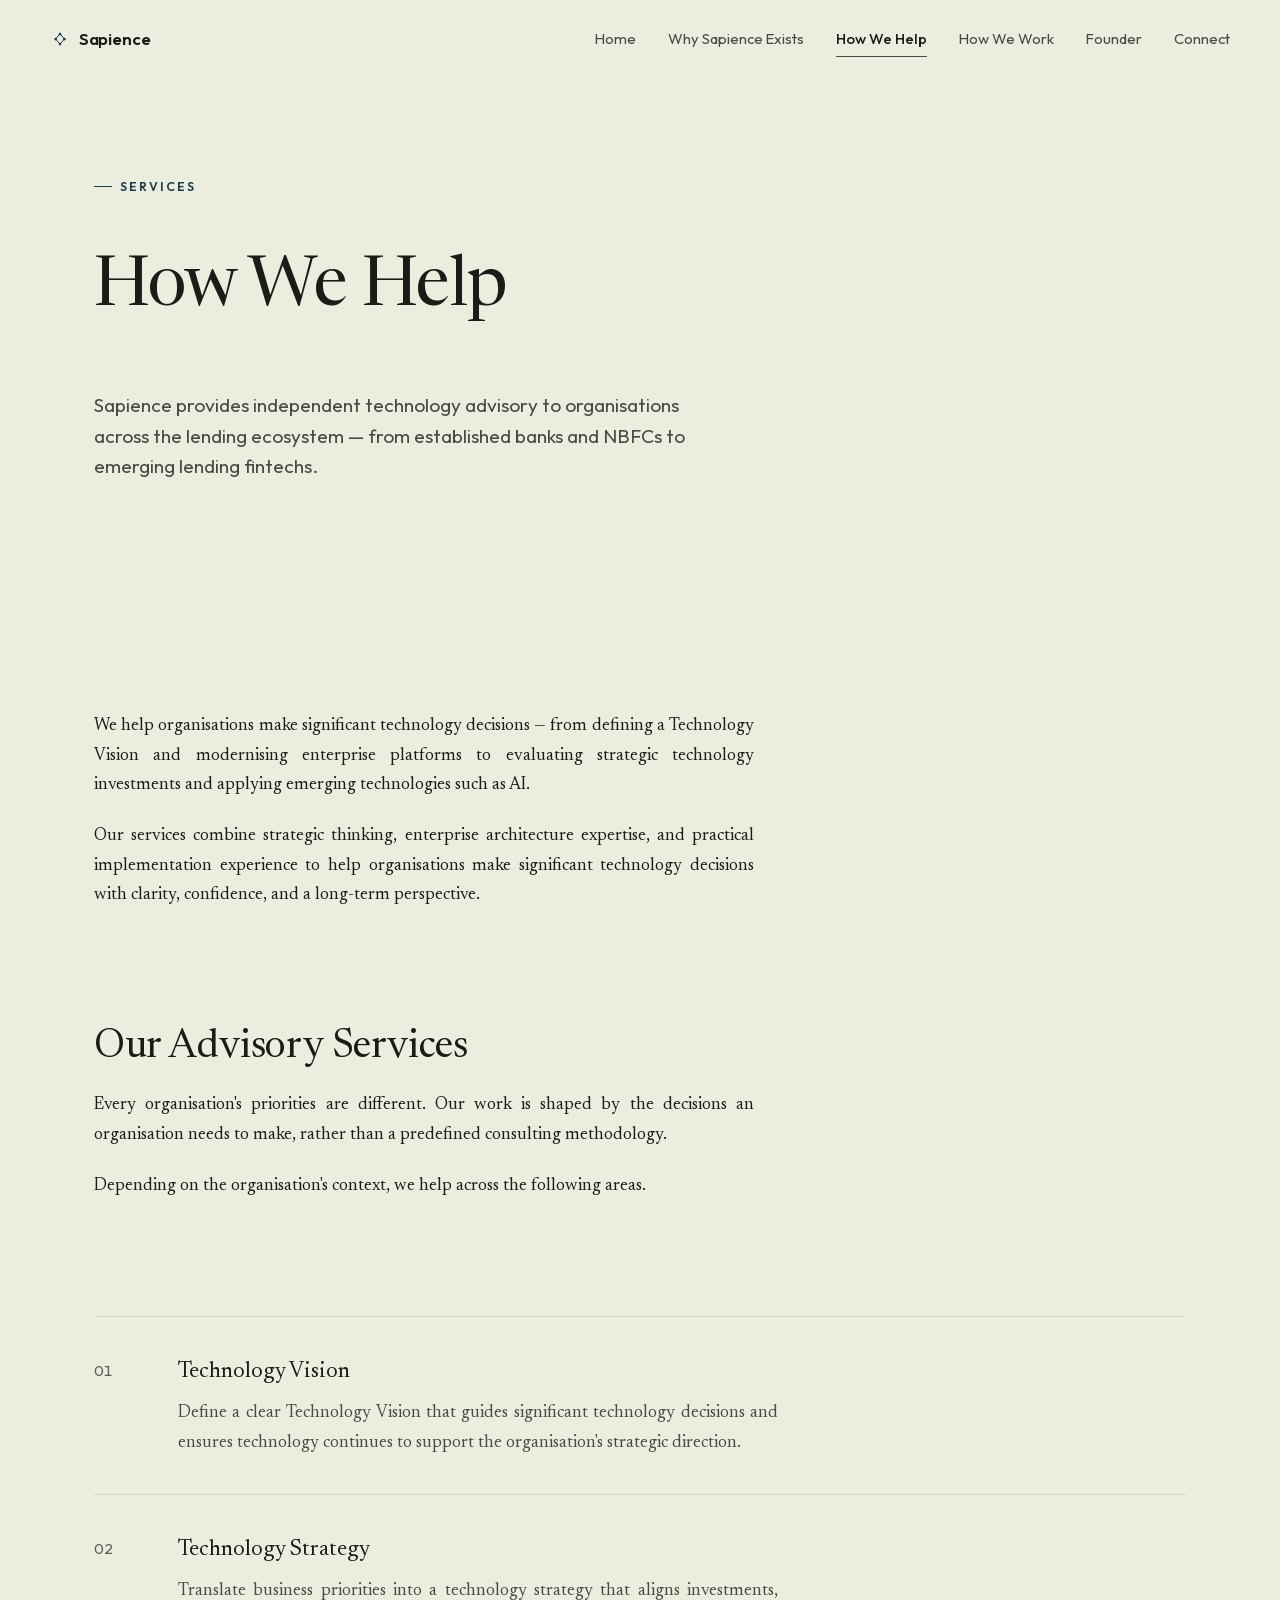
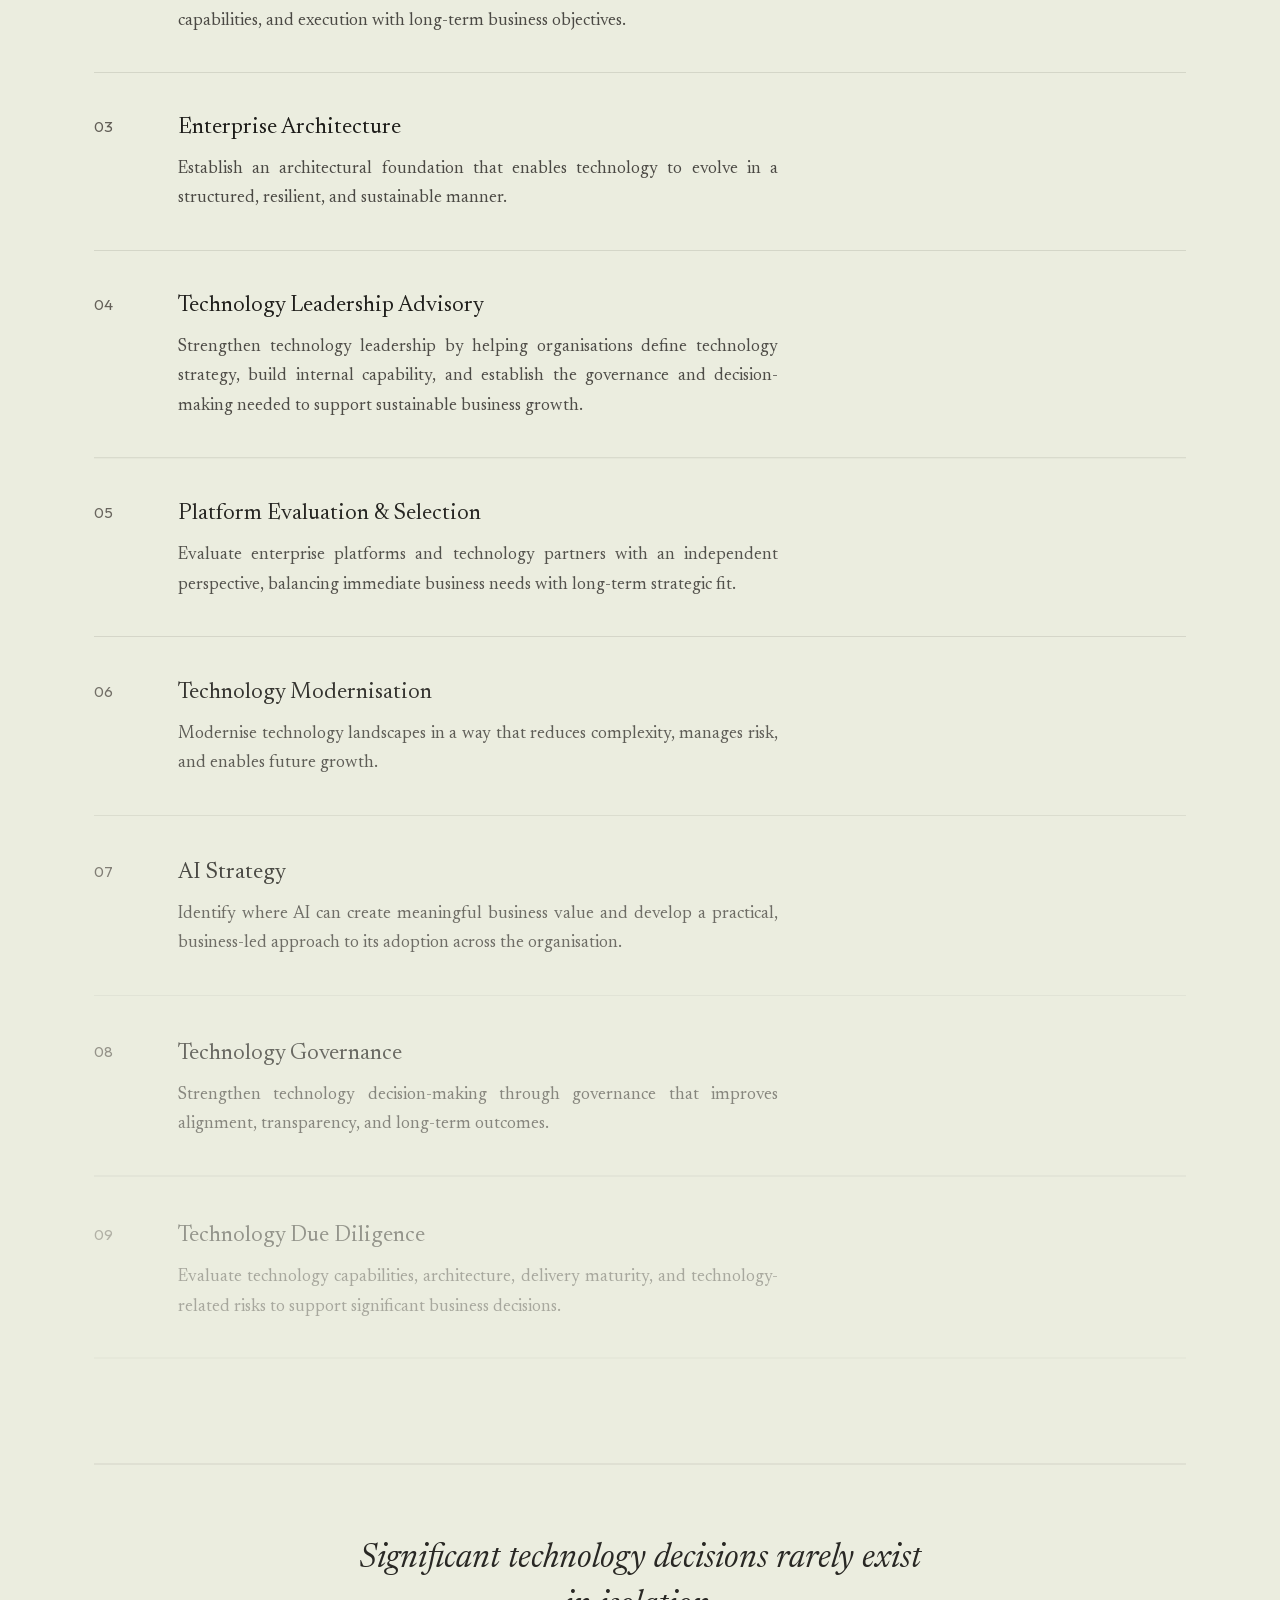
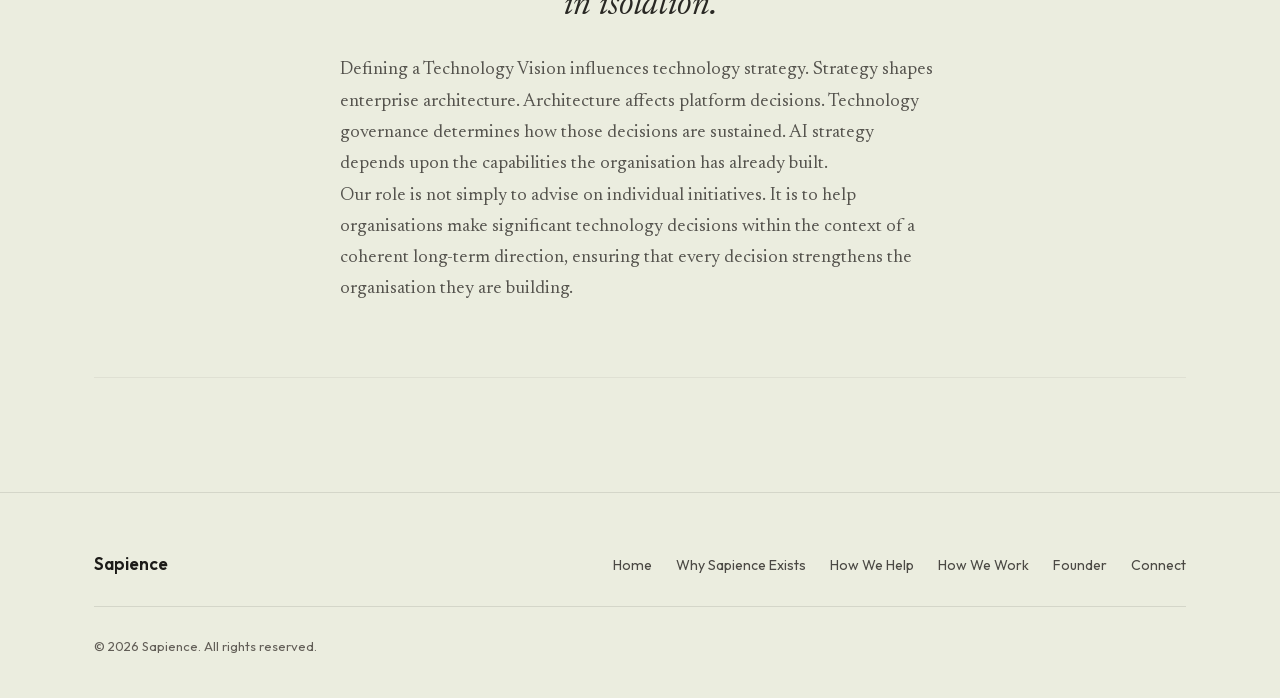
<file: how-we-help.html>
<!DOCTYPE html>
<html lang="en" class="no-js">
<head>
<meta charset="UTF-8">
<meta name="viewport" content="width=device-width, initial-scale=1.0">
<title>How We Help | Sapience</title>
<meta name="description" content="From Technology Vision to AI Strategy — nine ways Sapience helps organisations across the lending ecosystem make significant technology decisions.">
<meta property="og:title" content="How We Help | Sapience">
<meta property="og:description" content="Independent technology advisory across the lending ecosystem.">
<meta property="og:type" content="website">
<meta property="og:image" content="assets/og/og-image.png">
<meta property="og:image:width" content="1200">
<meta property="og:image:height" content="630">
<meta name="twitter:card" content="summary_large_image">
<meta name="theme-color" content="#EBEDDF">
<link rel="icon" href="assets/favicon.svg" type="image/svg+xml">
<link rel="stylesheet" href="assets/css/style.css">
</head>
<body>

<a class="skip-link" href="#main">Skip to content</a>
<div class="progress-bar" aria-hidden="true"></div>

<header class="site-header" data-header>
  <div class="wrap header-inner">
    <a class="brand" href="index.html" aria-label="Sapience — Home">
      <svg class="brand-mark" width="20" height="20" viewBox="0 0 32 32" aria-hidden="true">
        <g fill="none" stroke="currentColor" stroke-width="1.6" stroke-linecap="round">
          <path d="M9 16 14.5 9.6M9 16 14.5 22.4M17.5 9.4 23 16M17.5 22.6 23 16"/>
        </g>
        <g fill="currentColor">
          <circle cx="9" cy="16" r="2.2"/><circle cx="16" cy="8" r="2.2"/><circle cx="16" cy="24" r="2.2"/><circle cx="23" cy="16" r="2.2"/>
        </g>
      </svg>
      <span>Sapience</span>
    </a>
    <nav class="site-nav" aria-label="Primary">
      <a href="index.html">Home</a>
      <a href="why-sapience-exists.html">Why Sapience Exists</a>
      <a href="how-we-help.html" class="active">How We Help</a>
      <a href="how-we-work.html">How We Work</a>
      <a href="founder.html">Founder</a>
      <a href="connect.html">Connect</a>
    </nav>
    <button class="nav-toggle" data-nav-toggle aria-expanded="false" aria-controls="mobile-nav" aria-label="Open menu">
      <span></span><span></span><span></span>
    </button>
  </div>
</header>

<div class="mobile-nav" id="mobile-nav" data-mobile-nav>
  <nav aria-label="Mobile">
    <a href="index.html">Home</a>
    <a href="why-sapience-exists.html">Why Sapience Exists</a>
    <a href="how-we-help.html" class="active">How We Help</a>
      <a href="how-we-work.html">How We Work</a>
    <a href="founder.html">Founder</a>
    <a href="connect.html">Connect</a>
  </nav>
  <div class="mobile-nav-footer">
    <a href="mailto:hello@sapiencehq.in">hello@sapiencehq.in</a>
  </div>
</div>

<main id="main">
<div class="wrap">

<section class="hero">
  <div class="hero-grid">
    <div class="eyebrow" data-hero-fade>Services</div>
    <h1 class="narrow">
      <span class="line-mask"><span data-hero-line>How We Help</span></span>
    </h1>
    <p class="lead" data-hero-fade>
      Sapience provides independent technology advisory to organisations across the lending ecosystem — from established banks and NBFCs to emerging lending fintechs.
    </p>
  </div>
</section>

<section data-reveal>
  <div class="prose">
    <p>We help organisations make significant technology decisions — from defining a Technology Vision and modernising enterprise platforms to evaluating strategic technology investments and applying emerging technologies such as AI.</p>
    <p>Our services combine strategic thinking, enterprise architecture expertise, and practical implementation experience to help organisations make significant technology decisions with clarity, confidence, and a long-term perspective.</p>
  </div>
</section>

<section data-reveal>
  <div class="section-head">
    <h2>Our Advisory Services</h2>
    <div class="prose">
      <p>Every organisation's priorities are different. Our work is shaped by the decisions an organisation needs to make, rather than a predefined consulting methodology.</p>
      <p>Depending on the organisation's context, we help across the following areas.</p>
    </div>
  </div>
</section>

<section data-reveal-group>
  <div class="row-list">

    <div class="row-item" data-reveal-item>
      <div class="row-num">01</div>
      <div>
        <h3>Technology Vision</h3>
        <p>Define a clear Technology Vision that guides significant technology decisions and ensures technology continues to support the organisation's strategic direction.</p>
      </div>
    </div>

    <div class="row-item" data-reveal-item>
      <div class="row-num">02</div>
      <div>
        <h3>Technology Strategy</h3>
        <p>Translate business priorities into a technology strategy that aligns investments, capabilities, and execution with long-term business objectives.</p>
      </div>
    </div>

    <div class="row-item" data-reveal-item>
      <div class="row-num">03</div>
      <div>
        <h3>Enterprise Architecture</h3>
        <p>Establish an architectural foundation that enables technology to evolve in a structured, resilient, and sustainable manner.</p>
      </div>
    </div>

    <div class="row-item" data-reveal-item>
      <div class="row-num">04</div>
      <div>
        <h3>Technology Leadership Advisory</h3>
        <p>Strengthen technology leadership by helping organisations define technology strategy, build internal capability, and establish the governance and decision-making needed to support sustainable business growth.</p>
      </div>
    </div>

    <div class="row-item" data-reveal-item>
      <div class="row-num">05</div>
      <div>
        <h3>Platform Evaluation &amp; Selection</h3>
        <p>Evaluate enterprise platforms and technology partners with an independent perspective, balancing immediate business needs with long-term strategic fit.</p>
      </div>
    </div>

    <div class="row-item" data-reveal-item>
      <div class="row-num">06</div>
      <div>
        <h3>Technology Modernisation</h3>
        <p>Modernise technology landscapes in a way that reduces complexity, manages risk, and enables future growth.</p>
      </div>
    </div>

    <div class="row-item" data-reveal-item>
      <div class="row-num">07</div>
      <div>
        <h3>AI Strategy</h3>
        <p>Identify where AI can create meaningful business value and develop a practical, business-led approach to its adoption across the organisation.</p>
      </div>
    </div>

    <div class="row-item" data-reveal-item>
      <div class="row-num">08</div>
      <div>
        <h3>Technology Governance</h3>
        <p>Strengthen technology decision-making through governance that improves alignment, transparency, and long-term outcomes.</p>
      </div>
    </div>

    <div class="row-item" data-reveal-item>
      <div class="row-num">09</div>
      <div>
        <h3>Technology Due Diligence</h3>
        <p>Evaluate technology capabilities, architecture, delivery maturity, and technology-related risks to support significant business decisions.</p>
      </div>
    </div>

  </div>
</section>

<div class="pullout" data-reveal>
  <div class="quote">Significant technology decisions rarely exist in isolation.</div>
  <p class="prose">
    Defining a Technology Vision influences technology strategy. Strategy shapes enterprise architecture. Architecture affects platform decisions. Technology governance determines how those decisions are sustained. AI strategy depends upon the capabilities the organisation has already built.
  </p>
  <p class="prose">
    Our role is not simply to advise on individual initiatives. It is to help organisations make significant technology decisions within the context of a coherent long-term direction, ensuring that every decision strengthens the organisation they are building.
  </p>
</div>

</div>
</main>

<footer class="site-footer">
  <div class="wrap footer-inner">
    <div class="footer-brand">Sapience</div>
    <nav class="footer-nav" aria-label="Footer">
      <a href="index.html">Home</a>
      <a href="why-sapience-exists.html">Why Sapience Exists</a>
      <a href="how-we-help.html">How We Help</a>
      <a href="how-we-work.html">How We Work</a>
      <a href="founder.html">Founder</a>
      <a href="connect.html">Connect</a>
    </nav>
    <div class="footer-meta">&copy; <span data-year></span> Sapience. All rights reserved.</div>
  </div>
</footer>

<script src="assets/js/vendor/gsap.min.js"></script>
<script src="assets/js/vendor/ScrollTrigger.min.js"></script>
<script src="assets/js/main.js"></script>
</body>
</html>
</file>
<file: assets/css/style.css>
/* =========================================================
   Sapience — Design System
   Editorial minimalism: one accent, two typefaces, a lot of air.
   ========================================================= */

/* Self-hosted variable fonts (latin subset only — no third-party font request) */
@font-face{
  font-family: 'Newsreader';
  font-style: normal;
  font-weight: 400 600;
  font-display: swap;
  src: url('../fonts/newsreader-normal.woff2') format('woff2');
}
@font-face{
  font-family: 'Newsreader';
  font-style: italic;
  font-weight: 400 500;
  font-display: swap;
  src: url('../fonts/newsreader-italic.woff2') format('woff2');
}
@font-face{
  font-family: 'Outfit';
  font-style: normal;
  font-weight: 400 700;
  font-display: swap;
  src: url('../fonts/outfit.woff2') format('woff2');
}

:root{
  --bg: #EBEDDF;
  --bg-rgb: 235,237,223;
  --bg-alt: #E1E4D0;
  --surface: #F5F6EE;

  --ink: #1C1B18;
  --ink-soft: #4B4944;
  --muted: #625E57;
  --line: rgba(28,27,24,0.11);
  --line-strong: rgba(28,27,24,0.22);

  --accent: #1F3D4D;
  --accent-ink: #12262F;
  --accent-soft: rgba(31,61,77,0.08);
  --accent-soft-strong: rgba(31,61,77,0.14);

  --error: #9F2F2D;

  --font-serif: 'Newsreader', Georgia, 'Times New Roman', serif;
  --font-sans: 'Outfit', -apple-system, BlinkMacSystemFont, 'Segoe UI', sans-serif;

  --measure: 66ch;
  --container: 1180px;
  --container-narrow: 760px;

  --radius-sm: 3px;
  --radius-md: 6px;

  --ease: cubic-bezier(.16,1,.3,1);
  --space-section: clamp(4.5rem, 9vw, 8.5rem);
}

/* ---------- Reset ---------- */
*, *::before, *::after{ box-sizing: border-box; }
html{ -webkit-text-size-adjust: 100%; scroll-behavior: auto; }
body{
  margin: 0;
  background: var(--bg);
  color: var(--ink);
  font-family: var(--font-serif);
  font-size: 1.08rem;
  line-height: 1.7;
  -webkit-font-smoothing: antialiased;
  text-rendering: optimizeLegibility;
}
img{ max-width: 100%; display: block; }
a{ color: inherit; }
button{ font: inherit; color: inherit; background: none; border: none; cursor: pointer; }
h1,h2,h3,h4{ font-weight: 400; margin: 0; text-wrap: balance; }
p{ margin: 0; text-wrap: pretty; }
ul{ margin: 0; padding: 0; list-style: none; }
svg{ display: block; }

::selection{ background: var(--accent-soft-strong); color: var(--accent-ink); }

:focus-visible{
  outline: 2px solid var(--accent);
  outline-offset: 3px;
  border-radius: 2px;
}

.skip-link{
  position: absolute;
  left: 1rem; top: -3rem;
  background: var(--ink);
  color: var(--bg);
  padding: .7rem 1.2rem;
  font-family: var(--font-sans);
  font-size: .85rem;
  border-radius: var(--radius-sm);
  z-index: 1000;
  transition: top .2s var(--ease);
}
.skip-link:focus{ top: 1rem; }

/* ---------- Layout ---------- */
.wrap{
  max-width: var(--container);
  margin: 0 auto;
  padding: 0 clamp(1.5rem, 4vw, 2.75rem);
}
.wrap--narrow{ max-width: var(--container-narrow); }

main{ display: block; }

section{ margin: var(--space-section) 0; }
section:first-of-type{ margin-top: 0; }
section.section-divide{
  border-top: 1px solid var(--line);
  padding-top: 3rem;
}

/* ---------- Reveal / animation base states ---------- */
[data-reveal],
[data-reveal-item]{
  opacity: 0;
  transform: translateY(24px);
}
[data-hero-line]{
  opacity: 0;
  transform: translateY(30px);
}
[data-hero-fade]{
  opacity: 0;
  transform: translateY(16px);
}
html.no-js [data-reveal],
html.no-js [data-reveal-item],
html.no-js [data-hero-line],
html.no-js [data-hero-fade]{
  opacity: 1;
  transform: none;
}
@media (prefers-reduced-motion: reduce){
  [data-reveal], [data-reveal-item], [data-hero-line], [data-hero-fade]{
    opacity: 1 !important;
    transform: none !important;
  }
}

/* ---------- Scroll progress ---------- */
.progress-bar{
  position: fixed;
  top: 0; left: 0;
  height: 2px;
  width: 0%;
  background: var(--accent);
  z-index: 1100;
  transition: width .08s linear;
}

/* ---------- Header ---------- */
.site-header{
  position: fixed;
  top: 0; left: 0; right: 0;
  z-index: 1000;
  background: rgba(var(--bg-rgb), 0);
  border-bottom: 1px solid transparent;
  transition: background .3s var(--ease), border-color .3s var(--ease), backdrop-filter .3s var(--ease);
}
.site-header.is-scrolled{
  background: rgba(var(--bg-rgb), 0.92);
  backdrop-filter: blur(14px) saturate(140%);
  -webkit-backdrop-filter: blur(14px) saturate(140%);
  border-bottom: 1px solid var(--line);
}
.header-inner{
  display: flex;
  align-items: center;
  gap: 2rem;
  padding: 1.35rem 0;
}
.brand{
  display: inline-flex;
  align-items: center;
  gap: .55rem;
  margin-right: auto;
  text-decoration: none;
  font-family: var(--font-sans);
  font-weight: 600;
  font-size: 1.05rem;
  color: var(--ink);
  letter-spacing: -0.01em;
}
.brand-mark{ color: var(--accent); flex-shrink: 0; }

.site-nav{
  display: flex;
  gap: 2rem;
  font-family: var(--font-sans);
  font-size: .93rem;
}
.site-nav a{
  position: relative;
  text-decoration: none;
  color: var(--ink-soft);
  padding: .3rem 0;
}
.site-nav a::after{
  content: '';
  position: absolute;
  left: 0; right: 100%;
  bottom: -1px;
  height: 1px;
  background: var(--accent);
  transition: right .3s var(--ease);
}
.site-nav a:hover{ color: var(--ink); }
.site-nav a:hover::after{ right: 0; }
.site-nav a.active{ color: var(--ink); font-weight: 500; }
.site-nav a.active::after{ right: 0; background: var(--ink-soft); }

.nav-toggle{
  display: none;
  flex-direction: column;
  justify-content: center;
  gap: 5px;
  width: 40px;
  height: 40px;
  margin: -8px;
  flex-shrink: 0;
}
.nav-toggle span{
  display: block;
  width: 20px;
  height: 1.5px;
  background: var(--ink);
  margin: 0 auto;
  transition: transform .3s var(--ease), opacity .2s var(--ease);
}
body.nav-open .nav-toggle span:nth-child(1){ transform: translateY(6.5px) rotate(45deg); }
body.nav-open .nav-toggle span:nth-child(2){ opacity: 0; }
body.nav-open .nav-toggle span:nth-child(3){ transform: translateY(-6.5px) rotate(-45deg); }

.mobile-nav{
  position: fixed;
  inset: 0;
  z-index: 900;
  background: var(--bg);
  display: flex;
  flex-direction: column;
  justify-content: center;
  padding: 6rem clamp(1.5rem, 6vw, 3rem) 3rem;
  opacity: 0;
  visibility: hidden;
  transform: translateY(-8px);
  transition: opacity .3s var(--ease), visibility .3s, transform .3s var(--ease);
}
body.nav-open .mobile-nav{
  opacity: 1;
  visibility: visible;
  transform: translateY(0);
}
body.nav-open{ overflow: hidden; }
.mobile-nav nav{ display: flex; flex-direction: column; gap: 1.1rem; }
.mobile-nav a{
  font-family: var(--font-serif);
  font-size: 2.4rem;
  text-decoration: none;
  color: var(--ink);
  line-height: 1.2;
}
.mobile-nav a.active{ color: var(--accent); }
.mobile-nav-footer{
  margin-top: 3rem;
  padding-top: 1.5rem;
  border-top: 1px solid var(--line);
  font-family: var(--font-sans);
  font-size: .9rem;
}
.mobile-nav-footer a{ text-decoration: none; color: var(--ink-soft); }

@media (max-width: 760px){
  .site-nav{ display: none; }
  .nav-toggle{ display: flex; }
}

/* ---------- Eyebrow ---------- */
.eyebrow{
  display: inline-flex;
  align-items: center;
  gap: .5rem;
  font-family: var(--font-sans);
  font-size: .78rem;
  font-weight: 600;
  letter-spacing: .16em;
  text-transform: uppercase;
  color: var(--accent);
}
.eyebrow::before{
  content: '';
  width: 18px;
  height: 1px;
  background: var(--accent);
}

/* ---------- Buttons / links ---------- */
.btn{
  display: inline-flex;
  align-items: center;
  gap: .6rem;
  font-family: var(--font-sans);
  font-size: .95rem;
  font-weight: 500;
  text-decoration: none;
  padding: .9rem 1.6rem;
  border-radius: var(--radius-md);
  transition: transform .25s var(--ease), background .25s var(--ease), color .25s var(--ease), border-color .25s var(--ease);
}
.btn-primary{
  background: var(--ink);
  color: var(--bg);
}
.btn-primary:hover{ background: var(--accent-ink); }
.btn-primary:active{ transform: scale(.98); }
.btn:disabled{ opacity: .6; cursor: default; }
.btn:disabled:active{ transform: none; }
.btn-ghost{
  border: 1px solid var(--line-strong);
  color: var(--ink);
}
.btn-ghost:hover{ border-color: var(--ink); }
.btn-ghost:active{ transform: scale(.98); }

.cta-link{
  display: inline-flex;
  align-items: center;
  gap: .45rem;
  font-family: var(--font-sans);
  font-weight: 500;
  font-size: .96rem;
  color: var(--accent);
  text-decoration: none;
  padding-bottom: 2px;
  border-bottom: 1px solid var(--accent-soft-strong);
  transition: border-color .25s var(--ease), gap .25s var(--ease);
}
.cta-link:hover{ border-color: var(--accent); gap: .65rem; }
.cta-link svg{ transition: transform .25s var(--ease); }
.cta-link:hover svg{ transform: translateX(3px); }

/* ---------- Hero ---------- */
.hero{
  position: relative;
  padding: clamp(7.5rem, 14vw, 11rem) 0 clamp(3rem, 6vw, 5rem);
  overflow: hidden;
}
.hero-motif{
  position: absolute;
  top: 50%;
  right: -6%;
  width: min(560px, 48vw);
  transform: translateY(-50%);
  color: var(--accent);
  opacity: .14;
  pointer-events: none;
  z-index: 0;
}
.hero-grid{
  display: grid;
  grid-template-columns: minmax(0,1fr);
  gap: 2rem;
  position: relative;
  z-index: 1;
}
.hero h1{
  font-size: clamp(2.6rem, 5.4vw, 4.3rem);
  line-height: 1.08;
  letter-spacing: -0.01em;
  max-width: 30ch;
  margin: 1.4rem 0 2rem;
}
.hero .line-mask{ display: block; overflow: hidden; }
.hero h1.narrow{ max-width: 14ch; }
.hero .lead{
  font-family: var(--font-sans);
  font-size: 1.2rem;
  line-height: 1.6;
  color: var(--ink-soft);
  max-width: 46ch;
  margin-bottom: 2.4rem;
}
.hero-actions{ display: flex; flex-wrap: wrap; gap: 1rem; align-items: center; }

/* ---------- Typography blocks ---------- */
.prose{ max-width: var(--measure); }
.prose p{ margin: 1.35rem 0; text-align: justify; hyphens: auto; }
.prose p:first-child{ margin-top: 0; }
.prose strong{ font-weight: 600; color: var(--ink); }
.statement{ text-align: justify; hyphens: auto; }

section h2{
  font-size: clamp(1.9rem, 3.2vw, 2.5rem);
  line-height: 1.15;
  color: var(--ink);
  margin-bottom: 1.25rem;
  letter-spacing: -0.01em;
}

.section-head{ margin-bottom: 2.75rem; }
.section-head .eyebrow{ margin-bottom: 1rem; }

/* ---------- Two-up split ---------- */
.split{
  display: grid;
  grid-template-columns: 1fr;
  gap: 2.5rem;
}
@media (min-width: 860px){
  .split{ grid-template-columns: .85fr 1.15fr; gap: 4.5rem; align-items: start; }
  .split.split--reverse{ grid-template-columns: 1.15fr .85fr; }
  .split.split--reverse > *:first-child{ order: 2; }
}

/* ---------- Numbered rows (services / principles) ---------- */
.row-list{ border-top: 1px solid var(--line); }
.row-item{
  display: grid;
  grid-template-columns: 3.5rem 1fr;
  gap: 1.75rem;
  padding: 2.25rem 0;
  border-bottom: 1px solid var(--line);
  transition: padding-left .35s var(--ease);
}
.row-item:hover{ padding-left: .5rem; }
.row-num{
  font-family: var(--font-sans);
  font-size: .95rem;
  color: var(--muted);
  padding-top: .3rem;
  font-variant-numeric: tabular-nums;
}
.row-item h3{
  font-family: var(--font-serif);
  font-size: 1.4rem;
  color: var(--ink);
  margin-bottom: .5rem;
  transition: color .25s var(--ease);
}
.row-item:hover h3{ color: var(--accent); }
.row-item p{ color: var(--ink-soft); max-width: 60ch; text-align: justify; hyphens: auto; }

/* ---------- Principles (essay) ---------- */
.principle{
  display: grid;
  grid-template-columns: 1fr;
  gap: 1.25rem;
  padding: 3rem 0;
  border-top: 1px solid var(--line);
}
.principle:last-of-type{ border-bottom: 1px solid var(--line); }
@media (min-width: 760px){
  .principle{ grid-template-columns: 12rem 1fr; gap: 3rem; }
}
.principle-index{
  font-family: var(--font-sans);
  font-size: .85rem;
  color: var(--muted);
  letter-spacing: .05em;
}
.principle h3{
  font-family: var(--font-sans);
  font-size: 1.05rem;
  font-weight: 600;
  letter-spacing: .01em;
  color: var(--ink);
  margin: .5rem 0 1rem;
  max-width: 22ch;
}
.principle p{ margin: .85rem 0; color: var(--ink-soft); text-align: justify; hyphens: auto; }
.principle p:first-of-type{ margin-top: 0; }

.statement{
  font-family: var(--font-serif);
  font-size: clamp(1.15rem, 2vw, 1.35rem);
  line-height: 1.6;
  color: var(--ink-soft);
  max-width: 52ch;
}

.pull-mini{
  font-family: var(--font-serif);
  font-style: italic;
  font-size: clamp(1.5rem, 2.6vw, 2rem);
  line-height: 1.35;
  color: var(--ink);
  border-left: 2px solid var(--accent);
  padding-left: 1.5rem;
}

/* ---------- Pullout / quote ---------- */
.pullout{
  position: relative;
  margin: var(--space-section) 0;
  padding: clamp(3rem, 7vw, 4.5rem) 0;
  border-top: 1px solid var(--line);
  border-bottom: 1px solid var(--line);
  text-align: center;
}
.pullout .quote{
  font-family: var(--font-serif);
  font-style: italic;
  font-size: clamp(1.5rem, 3vw, 2.1rem);
  line-height: 1.4;
  max-width: 30ch;
  margin: 0 auto 1.5rem;
  color: var(--ink);
}
.pullout p{ font-family: var(--font-sans); color: var(--ink-soft); margin-bottom: 1.25rem; }
.pullout .prose{
  max-width: 60ch;
  margin: 0 auto;
  font-size: 1.15rem;
  font-family: var(--font-serif);
  text-align: left;
}

/* ---------- Founder / profile ---------- */
.portrait-frame{
  aspect-ratio: 4/5;
  border-radius: var(--radius-md);
  background: var(--bg-alt);
  border: 1px solid var(--line);
  display: flex;
  align-items: center;
  justify-content: center;
  text-align: center;
  padding: 2rem;
  color: var(--muted);
  font-family: var(--font-sans);
  font-size: .85rem;
  line-height: 1.6;
}
.portrait-frame svg{ margin: 0 auto 1rem; color: var(--line-strong); }

.portrait-card{
  display: flex;
  flex-direction: column;
  align-items: center;
  text-align: center;
  padding-top: 1rem;
}
.portrait-photo{
  width: min(260px, 60%);
  aspect-ratio: 1/1;
  border-radius: 50%;
  border: 1px solid var(--line);
  overflow: hidden;
  background: var(--bg-alt);
}
.portrait-photo img{
  width: 100%;
  height: 100%;
  object-fit: cover;
  object-position: center 22%;
  filter: saturate(0.85) contrast(1.02);
}
.portrait-name{
  font-family: var(--font-serif);
  font-size: 1.3rem;
  color: var(--ink);
  margin-top: 1.5rem;
}
.portrait-title{
  font-family: var(--font-sans);
  font-size: .78rem;
  font-weight: 600;
  letter-spacing: .1em;
  text-transform: uppercase;
  color: var(--muted);
  margin-top: .4rem;
}

/* ---------- Connect / link cards ---------- */
.contact-grid{
  display: grid;
  grid-template-columns: 1fr;
  gap: 1px;
  background: var(--line);
  border: 1px solid var(--line);
  border-radius: var(--radius-md);
  overflow: hidden;
}
@media (min-width: 640px){
  .contact-grid{ grid-template-columns: repeat(3, 1fr); }
}
.contact-card{
  background: var(--surface);
  padding: 2.25rem 2rem;
  text-decoration: none;
  color: var(--ink);
  display: flex;
  flex-direction: column;
  gap: .9rem;
  transition: background .25s var(--ease);
}
.contact-card:hover{ background: var(--bg-alt); }
.contact-card .label{
  font-family: var(--font-sans);
  font-size: .76rem;
  font-weight: 600;
  letter-spacing: .14em;
  text-transform: uppercase;
  color: var(--muted);
}
.contact-card .value{
  font-family: var(--font-sans);
  font-size: 1.2rem;
  color: var(--ink);
  display: flex;
  align-items: center;
  gap: .5rem;
}
.contact-card .value svg{ transition: transform .25s var(--ease); flex-shrink: 0; }
.contact-card:hover .value svg{ transform: translateX(3px); }

/* ---------- Footer ---------- */
.site-footer{
  border-top: 1px solid var(--line);
  padding: 3.5rem 0 2.5rem;
}
.footer-inner{
  display: flex;
  flex-wrap: wrap;
  gap: 1.75rem 2.5rem;
  align-items: baseline;
  justify-content: space-between;
}
.footer-brand{
  font-family: var(--font-sans);
  font-weight: 600;
  color: var(--ink);
}
.footer-nav{ display: flex; flex-wrap: wrap; gap: 1.5rem; }
.footer-nav a{
  font-family: var(--font-sans);
  font-size: .88rem;
  color: var(--ink-soft);
  text-decoration: none;
}
.footer-nav a:hover{ color: var(--ink); }
.footer-meta{
  font-family: var(--font-sans);
  font-size: .82rem;
  color: var(--muted);
  width: 100%;
  padding-top: 1.75rem;
  border-top: 1px solid var(--line);
}

/* ---------- Framework stages (How We Work) ---------- */
.stage-list{ border-top: 1px solid var(--line); }
.stage{
  display: grid;
  grid-template-columns: 1fr;
  gap: 1rem;
  padding: 2.5rem 0;
  border-bottom: 1px solid var(--line);
}
@media (min-width: 760px){
  .stage{ grid-template-columns: 5rem 12rem 1fr; gap: 2rem; }
}
.stage-num{
  font-family: var(--font-sans);
  font-size: 1.4rem;
  color: var(--muted);
  font-variant-numeric: tabular-nums;
}
.stage-head h3{
  font-family: var(--font-serif);
  font-size: 1.5rem;
  color: var(--ink);
  margin-bottom: .35rem;
}
.stage-head .stage-sub{
  font-family: var(--font-sans);
  font-size: .82rem;
  letter-spacing: .06em;
  text-transform: uppercase;
  color: var(--accent);
}
.stage-body .stage-question{
  font-family: var(--font-serif);
  font-style: italic;
  font-size: 1.15rem;
  color: var(--ink);
  margin-bottom: .75rem;
}
.stage-body p{ color: var(--ink-soft); text-align: justify; hyphens: auto; }

/* ---------- Perspective / outcome triptych ---------- */
.triptych{
  display: grid;
  grid-template-columns: 1fr;
  gap: 2.5rem;
  margin-top: 2rem;
}
@media (min-width: 760px){
  .triptych{ grid-template-columns: repeat(3, 1fr); gap: 2.25rem; }
}
.triptych-item{
  padding-top: 1.5rem;
  border-top: 2px solid var(--line-strong);
}
.triptych-item h3{
  font-family: var(--font-sans);
  font-size: 1rem;
  font-weight: 600;
  color: var(--accent);
  margin-bottom: .75rem;
}
.triptych-item p{ color: var(--ink-soft); text-align: justify; hyphens: auto; }

/* ---------- Discovery form ---------- */
.discovery-form{
  margin-top: 2.5rem;
  display: flex;
  flex-direction: column;
  gap: 1.5rem;
}
.form-row{
  display: grid;
  grid-template-columns: 1fr;
  gap: 1.5rem;
}
@media (min-width: 640px){
  .form-row{ grid-template-columns: 1fr 1fr; }
}
.field{ display: flex; flex-direction: column; gap: .5rem; }
.field label{
  font-family: var(--font-sans);
  font-size: .78rem;
  font-weight: 600;
  letter-spacing: .1em;
  text-transform: uppercase;
  color: var(--muted);
}
.field input,
.field textarea{
  font-family: var(--font-sans);
  font-size: 1rem;
  color: var(--ink);
  background: var(--surface);
  border: 1px solid var(--line-strong);
  border-radius: var(--radius-sm);
  padding: .85rem 1rem;
  transition: border-color .2s var(--ease);
}
.field input:focus,
.field textarea:focus{
  outline: none;
  border-color: var(--accent);
}
.field textarea{ resize: vertical; min-height: 8rem; font-family: var(--font-serif); }
.field.has-error input,
.field.has-error textarea{ border-color: var(--error); }
.field-error{
  font-family: var(--font-sans);
  font-size: .8rem;
  color: var(--error);
  display: none;
}
.field.has-error .field-error{ display: block; }
.form-note{
  font-family: var(--font-sans);
  font-size: .82rem;
  color: var(--muted);
  font-style: italic;
}
.form-status{
  font-family: var(--font-sans);
  font-size: .88rem;
  color: var(--accent);
  min-height: 1.2em;
}

/* ---------- Divider motif ---------- */
.section-motif{
  display: flex;
  justify-content: center;
  margin: var(--space-section) 0;
  color: var(--accent);
  opacity: .5;
}

/* ---------- Utility ---------- */
.text-center{ text-align: center; }
.mt-0{ margin-top: 0 !important; }
.mt-lg{ margin-top: 1.75rem; }
</file>
<file: .agents/skills/aframe-webxr/assets/starter_aframe/style.css>
* {
  margin: 0;
  padding: 0;
  box-sizing: border-box;
}

html, body {
  width: 100%;
  height: 100%;
  overflow: hidden;
  font-family: -apple-system, BlinkMacSystemFont, 'Segoe UI', Roboto, Oxygen, Ubuntu, Cantarell, sans-serif;
}

#info {
  position: absolute;
  bottom: 20px;
  left: 20px;
  background: rgba(0, 0, 0, 0.7);
  backdrop-filter: blur(10px);
  color: white;
  padding: 20px 24px;
  border-radius: 12px;
  max-width: 300px;
  font-size: 14px;
  line-height: 1.6;
  box-shadow: 0 4px 12px rgba(0, 0, 0, 0.3);
  z-index: 1000;
}

#info strong {
  font-size: 16px;
  font-weight: 600;
  display: block;
  margin-bottom: 8px;
  color: #4FC3F7;
}

@media (max-width: 768px) {
  #info {
    bottom: 10px;
    left: 10px;
    right: 10px;
    max-width: none;
    padding: 16px 20px;
    font-size: 13px;
  }

  #info strong {
    font-size: 15px;
  }
}
</file>
<file: .agents/skills/pixijs-2d/assets/starter_pixijs/styles.css>
/* Reset and Base Styles */
* {
    margin: 0;
    padding: 0;
    box-sizing: border-box;
}

html, body {
    width: 100%;
    height: 100%;
    overflow: hidden;
    font-family: -apple-system, BlinkMacSystemFont, 'Segoe UI', Roboto, Oxygen, Ubuntu, Cantarell, sans-serif;
    background: #1a1a2e;
    color: #fff;
}

/* Canvas Styles */
canvas {
    display: block;
    width: 100%;
    height: 100%;
}

/* UI Overlay */
#ui-overlay {
    position: absolute;
    top: 0;
    left: 0;
    width: 100%;
    height: 100%;
    pointer-events: none;
    z-index: 10;
}

#ui-overlay > * {
    pointer-events: auto;
}

/* Info Panel */
#info-panel {
    position: absolute;
    top: 20px;
    left: 20px;
    background: rgba(0, 0, 0, 0.8);
    backdrop-filter: blur(10px);
    padding: 20px;
    border-radius: 10px;
    border: 1px solid rgba(255, 255, 255, 0.1);
}

#info-panel h1 {
    font-size: 24px;
    font-weight: 600;
    margin-bottom: 8px;
    background: linear-gradient(135deg, #667eea 0%, #764ba2 100%);
    -webkit-background-clip: text;
    -webkit-text-fill-color: transparent;
    background-clip: text;
}

#info-panel p {
    font-size: 14px;
    opacity: 0.8;
}

/* Stats Panel */
#stats-panel {
    position: absolute;
    top: 20px;
    right: 20px;
    background: rgba(0, 0, 0, 0.8);
    backdrop-filter: blur(10px);
    padding: 15px;
    border-radius: 10px;
    border: 1px solid rgba(255, 255, 255, 0.1);
    min-width: 180px;
}

#stats-panel.hidden {
    display: none;
}

.stat {
    display: flex;
    justify-content: space-between;
    align-items: center;
    margin-bottom: 8px;
    font-size: 14px;
}

.stat:last-child {
    margin-bottom: 0;
}

.stat .label {
    opacity: 0.7;
    margin-right: 15px;
}

.stat span:last-child {
    font-weight: 600;
    font-variant-numeric: tabular-nums;
}

/* Controls Panel */
#controls-panel {
    position: absolute;
    bottom: 20px;
    left: 50%;
    transform: translateX(-50%);
    display: flex;
    gap: 10px;
}

button {
    background: rgba(255, 255, 255, 0.1);
    backdrop-filter: blur(10px);
    border: 1px solid rgba(255, 255, 255, 0.2);
    color: #fff;
    padding: 12px 24px;
    border-radius: 8px;
    font-size: 14px;
    font-weight: 500;
    cursor: pointer;
    transition: all 0.3s ease;
}

button:hover {
    background: rgba(255, 255, 255, 0.2);
    border-color: rgba(255, 255, 255, 0.3);
    transform: translateY(-2px);
}

button:active {
    transform: translateY(0);
}

/* Mobile Responsive */
@media (max-width: 768px) {
    #info-panel {
        top: 10px;
        left: 10px;
        padding: 15px;
    }

    #info-panel h1 {
        font-size: 20px;
    }

    #info-panel p {
        font-size: 12px;
    }

    #stats-panel {
        top: 10px;
        right: 10px;
        padding: 10px;
        min-width: 150px;
    }

    .stat {
        font-size: 12px;
    }

    #controls-panel {
        bottom: 10px;
        flex-direction: column;
        gap: 8px;
    }

    button {
        padding: 10px 20px;
        font-size: 13px;
    }
}
</file>
<file: .agents/skills/playcanvas-engine/assets/starter_playcanvas/styles.css>
/* Reset and Base Styles */
* {
    margin: 0;
    padding: 0;
    box-sizing: border-box;
}

html, body {
    width: 100%;
    height: 100%;
    overflow: hidden;
    font-family: -apple-system, BlinkMacSystemFont, 'Segoe UI', Roboto, Oxygen, Ubuntu, Cantarell, sans-serif;
    background: #000;
    color: #fff;
}

/* App Container */
#app {
    position: relative;
    width: 100%;
    height: 100%;
}

/* Canvas */
#application-canvas {
    display: block;
    width: 100%;
    height: 100%;
    touch-action: none;
}

/* Loading Screen */
#loading-screen {
    position: absolute;
    top: 0;
    left: 0;
    width: 100%;
    height: 100%;
    display: flex;
    flex-direction: column;
    align-items: center;
    justify-content: center;
    background: linear-gradient(135deg, #1e3c72 0%, #2a5298 100%);
    z-index: 1000;
    transition: opacity 0.5s ease;
}

#loading-screen.hidden {
    opacity: 0;
    pointer-events: none;
}

.spinner {
    width: 50px;
    height: 50px;
    border: 4px solid rgba(255, 255, 255, 0.3);
    border-top-color: #fff;
    border-radius: 50%;
    animation: spin 1s linear infinite;
}

@keyframes spin {
    to { transform: rotate(360deg); }
}

#loading-screen p {
    margin-top: 20px;
    font-size: 18px;
    letter-spacing: 2px;
    text-transform: uppercase;
    opacity: 0.8;
}

/* UI Overlay */
#ui-overlay {
    position: absolute;
    top: 0;
    left: 0;
    width: 100%;
    height: 100%;
    pointer-events: none;
    z-index: 10;
}

#ui-overlay > * {
    pointer-events: auto;
}

/* Info Panel */
#info-panel {
    position: absolute;
    top: 20px;
    left: 20px;
    background: rgba(0, 0, 0, 0.7);
    backdrop-filter: blur(10px);
    padding: 20px;
    border-radius: 10px;
    border: 1px solid rgba(255, 255, 255, 0.1);
}

#info-panel h1 {
    font-size: 24px;
    font-weight: 600;
    margin-bottom: 8px;
    background: linear-gradient(135deg, #667eea 0%, #764ba2 100%);
    -webkit-background-clip: text;
    -webkit-text-fill-color: transparent;
    background-clip: text;
}

#info-panel p {
    font-size: 14px;
    opacity: 0.8;
    line-height: 1.5;
}

/* Stats Panel */
#stats-panel {
    position: absolute;
    top: 20px;
    right: 20px;
    background: rgba(0, 0, 0, 0.7);
    backdrop-filter: blur(10px);
    padding: 15px;
    border-radius: 10px;
    border: 1px solid rgba(255, 255, 255, 0.1);
    min-width: 180px;
}

#stats-panel.hidden {
    display: none;
}

.stat {
    display: flex;
    justify-content: space-between;
    align-items: center;
    margin-bottom: 8px;
    font-size: 14px;
}

.stat:last-child {
    margin-bottom: 0;
}

.stat .label {
    opacity: 0.7;
    margin-right: 15px;
}

.stat span:last-child {
    font-weight: 600;
    font-variant-numeric: tabular-nums;
}

/* Controls Panel */
#controls-panel {
    position: absolute;
    bottom: 20px;
    left: 50%;
    transform: translateX(-50%);
    display: flex;
    gap: 10px;
}

button {
    background: rgba(255, 255, 255, 0.1);
    backdrop-filter: blur(10px);
    border: 1px solid rgba(255, 255, 255, 0.2);
    color: #fff;
    padding: 12px 24px;
    border-radius: 8px;
    font-size: 14px;
    font-weight: 500;
    cursor: pointer;
    transition: all 0.3s ease;
}

button:hover {
    background: rgba(255, 255, 255, 0.2);
    border-color: rgba(255, 255, 255, 0.3);
    transform: translateY(-2px);
}

button:active {
    transform: translateY(0);
}

/* Mobile Responsive */
@media (max-width: 768px) {
    #info-panel {
        top: 10px;
        left: 10px;
        padding: 15px;
    }

    #info-panel h1 {
        font-size: 20px;
    }

    #info-panel p {
        font-size: 12px;
    }

    #stats-panel {
        top: 10px;
        right: 10px;
        padding: 10px;
        min-width: 150px;
        font-size: 12px;
    }

    #controls-panel {
        bottom: 10px;
        flex-direction: column;
        gap: 8px;
    }

    button {
        padding: 10px 20px;
        font-size: 13px;
    }
}

/* Performance Indicator */
.performance-warning {
    position: absolute;
    top: 50%;
    left: 50%;
    transform: translate(-50%, -50%);
    background: rgba(255, 100, 100, 0.9);
    padding: 20px;
    border-radius: 10px;
    text-align: center;
    z-index: 100;
}

.performance-warning.hidden {
    display: none;
}
</file>
